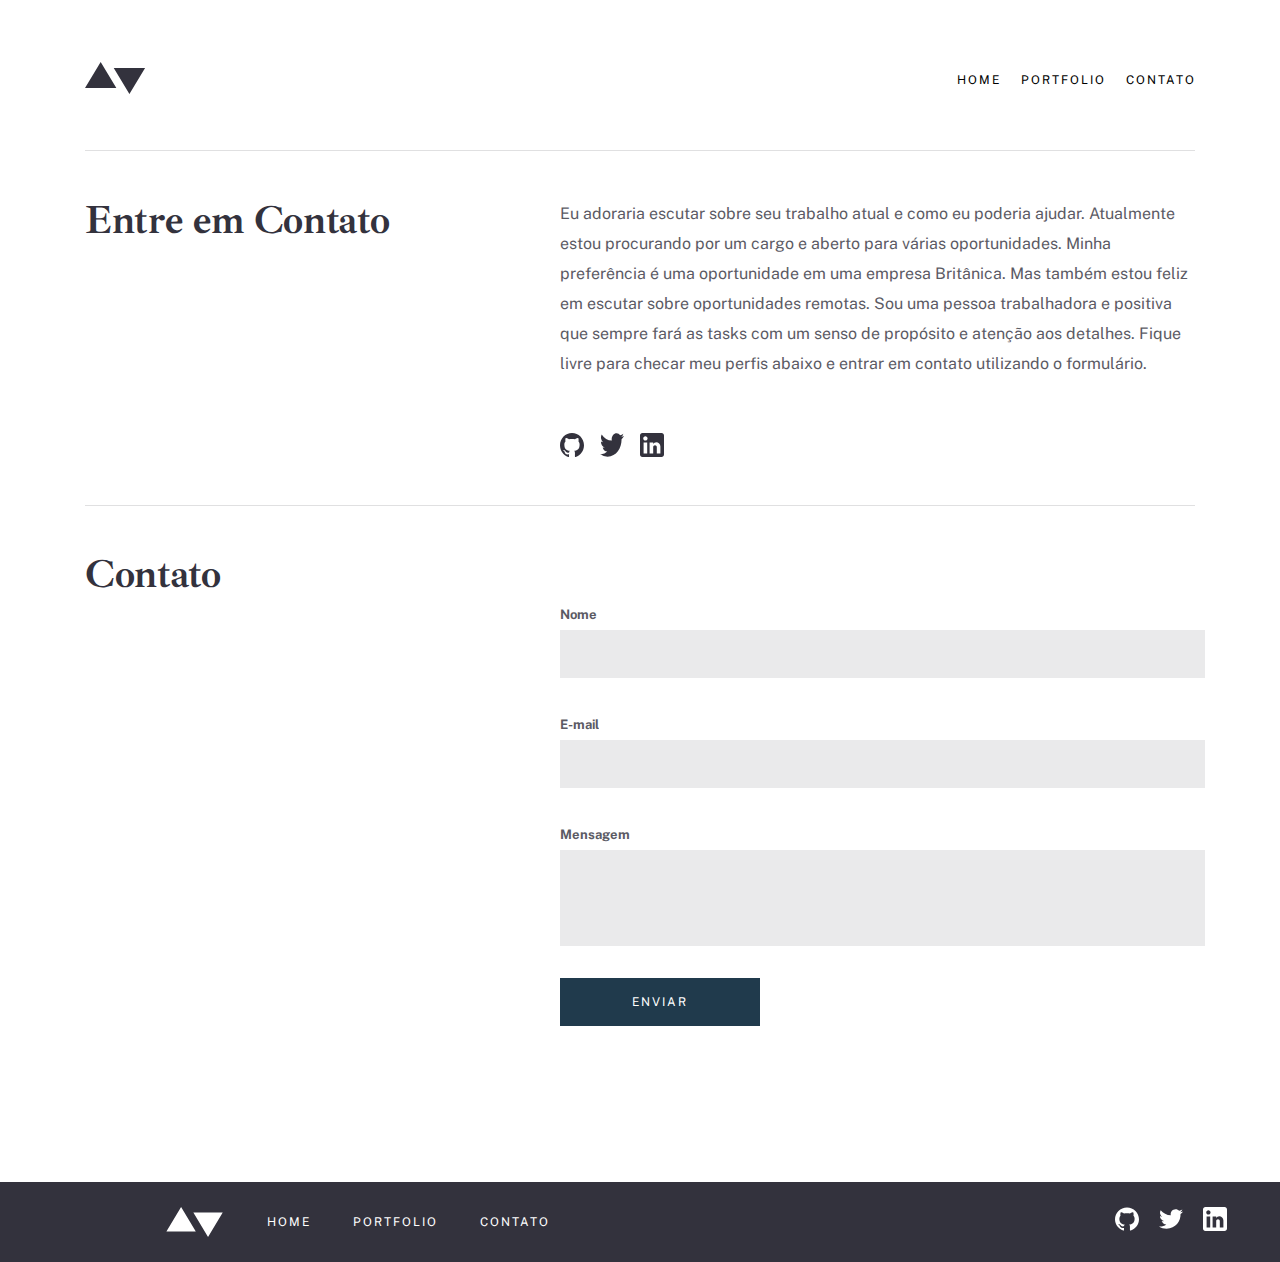
<file: pages/contato/index.html>
<!DOCTYPE html>
<html lang="pt-br">
  <head>
    <meta charset="UTF-8" />
    <meta name="viewport" content="width=device-width, initial-scale=1.0" />
    <link rel="preconnect" href="https://fonts.googleapis.com" />
    <link rel="preconnect" href="https://fonts.gstatic.com" crossorigin />
    <link
      href="https://fonts.googleapis.com/css2?family=Ibarra+Real+Nova:wght@400;700&family=Public+Sans&display=swap"
      rel="stylesheet"
    />
    <link rel="stylesheet" href="style.css" />
    <link rel="stylesheet" href="../../css/global.css" />
    <title>Contato</title>
  </head>
  <body>
    <div class="page-container">
      <div class="page-header">
        <div class="page-header-logo">
          <img src="../../assets/logo-dark.svg" alt="" />
        </div>
        <header>
          <nav>
            <ul>
              <li><a href="../home/index.html">HOME</a></li>
              <li><a href="../portfolio/index.html">PORTFOLIO</a></li>
              <li><a href="../contato/index.html">CONTATO</a></li>
            </ul>
          </nav>
        </header>
      </div>
      <div class="page-contact-hero-container">
        <div class="page-contact-hero">
          <h2>Entre em Contato</h2>
          <div class="page-contact-hero-text">
            <p>
              Eu adoraria escutar sobre seu trabalho atual e como eu poderia
              ajudar. Atualmente estou procurando por um cargo e aberto para
              várias oportunidades. Minha preferência é uma oportunidade em uma
              empresa Britânica. Mas também estou feliz em escutar sobre
              oportunidades remotas. Sou uma pessoa trabalhadora e positiva que
              sempre fará as tasks com um senso de propósito e atenção aos
              detalhes. Fique livre para checar meu perfis abaixo e entrar em
              contato utilizando o formulário.
            </p>
          </div>
        </div>
        <div class="page-contact-medias">
          <img
            src="../../assets/icons/github-dark.svg"
            alt="Logomarca do Github"
          />
          <img
            src="../../assets/icons/twitter-dark.svg"
            alt="Logomarca do Twitter"
          />
          <img src="../../assets/icons/linkedin-dark.svg" alt="" />
        </div>
      </div>
      <div class="page-contact-container">
        <div class="page-contact-text">
          <h2>Contato</h2>
        </div>
        <div class="page-contact-inputs">
          <div class="page-contact-inputs-name">
            <label for="">Nome</label>
            <input type="text" />
          </div>
          <div class="page-contact-inputs-email">
            <label for="">E-mail</label>
            <input type="text" />
          </div>
          <div class="page-contact-inputs-message">
            <label for="">Mensagem</label>
            <input type="text" />
          </div>
          <div class="page-contacts-inputs-button">
            <button>ENVIAR</button>
          </div>
        </div>
      </div>
    </div>
    <div class="page-footer">
      <div class="page-footer-container">
        <div class="page-footer-container-nav">
          <img src="../../assets/logo-light.svg" alt="Logomarca" />
          <nav>
            <ul>
              <li><a href="../home/index.html">HOME</a></li>
              <li><a href="../portfolio/index.html">PORTFOLIO</a></li>
              <li><a href="../contato/index.html">CONTATO</a></li>
            </ul>
          </nav>
        </div>
        <div class="page-footer-container-social">
          <img
            src="../../assets/icons/github-light.svg"
            alt="Logomarca Github"
          />
          <img
            src="../../assets/icons/twitter-light.svg"
            alt="Logomarca Twitter"
          />
          <img
            src="../../assets/icons/linkedin-light.svg"
            alt="Logomarca Linkedin"
          />
        </div>
      </div>
    </div>
  </body>
</html>
</file>
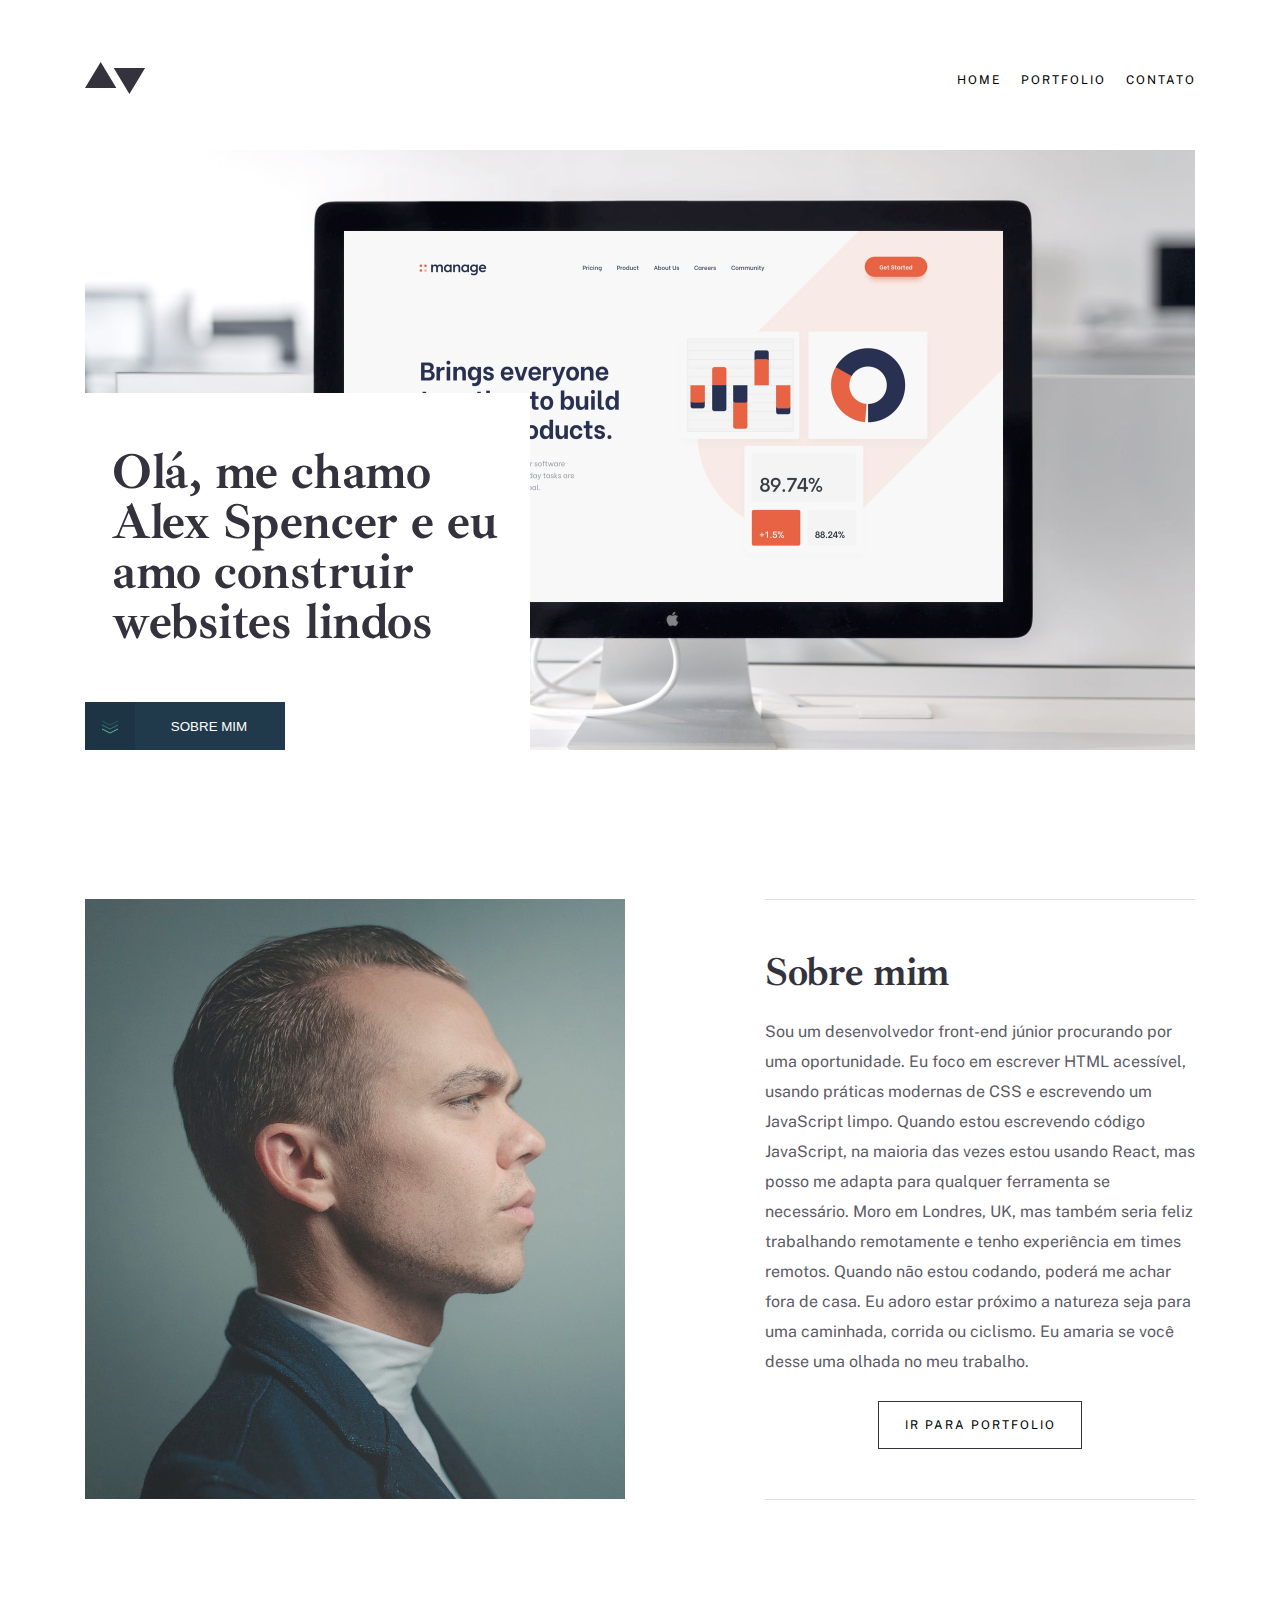
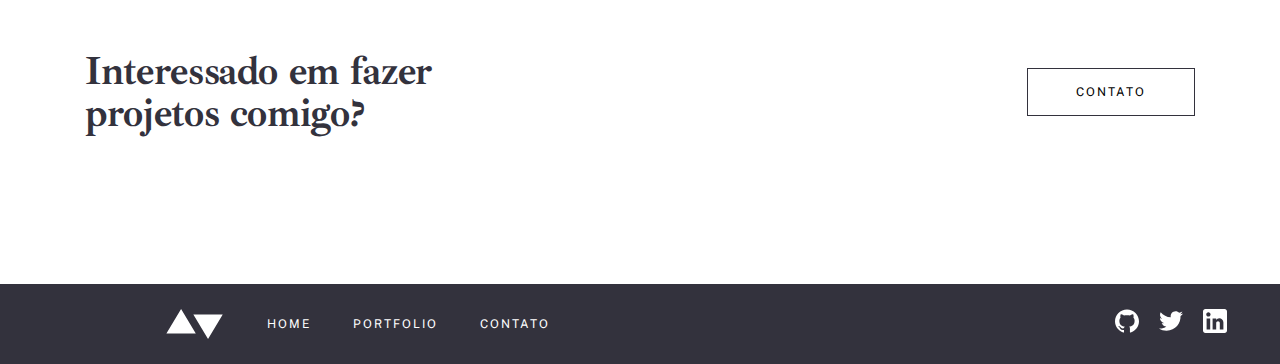
<file: pages/home/index.html>
<!DOCTYPE html>
<html lang="pt-br">
  <head>
    <meta charset="UTF-8" />
    <meta name="viewport" content="width=device-width, initial-scale=1.0" />
    <link rel="preconnect" href="https://fonts.googleapis.com" />
    <link rel="preconnect" href="https://fonts.gstatic.com" crossorigin />
    <link
      href="https://fonts.googleapis.com/css2?family=Ibarra+Real+Nova:wght@400;700&family=Public+Sans&display=swap"
      rel="stylesheet"
    />
    <link rel="stylesheet" href="style.css" />
    <link rel="stylesheet" href="../../css/global.css" />
    <title>Home</title>
  </head>
  <body>
    <div class="page-container">
      <div class="page-header">
        <div class="page-header-logo">
          <img src="../../assets/logo-dark.svg" alt="" />
        </div>
        <header>
          <nav>
            <ul>
              <li><a href="../home/index.html">HOME</a></li>
              <li><a href="../portfolio/index.html">PORTFOLIO</a></li>
              <li><a href="../contato/index.html">CONTATO</a></li>
            </ul>
          </nav>
        </header>
      </div>
      <div class="page-hero-section">
        <div class="page-hero-section-card">
          <div class="page-hero-section-title">
            <h1>
              Olá, me chamo Alex Spencer e eu amo construir websites lindos
            </h1>
          </div>
          <button
            class="page-hero-section-button"
            onclick="location.href='#page_aboutme'"
          >
            <div class="page-hero-section-button-icon">
              <div class="page-hero-section-button-spot"></div>
              <span class="page-hero-section-button-text">SOBRE MIM</span>
            </div>
          </button>
        </div>
      </div>
      <div class="page-aboutme" id="page_aboutme">
        <div class="page-aboutme-img">
          <img src="../../assets/home/image-homepage-profile.jpg" alt="" />
        </div>
        <div class="page-aboutme-text-content">
          <h2>Sobre mim</h2>
          <p>
            Sou um desenvolvedor front-end júnior procurando por uma
            oportunidade. Eu foco em escrever HTML acessível, usando práticas
            modernas de CSS e escrevendo um JavaScript limpo. Quando estou
            escrevendo código JavaScript, na maioria das vezes estou usando
            React, mas posso me adapta para qualquer ferramenta se necessário.
            Moro em Londres, UK, mas também seria feliz trabalhando remotamente
            e tenho experiência em times remotos. Quando não estou codando,
            poderá me achar fora de casa. Eu adoro estar próximo a natureza seja
            para uma caminhada, corrida ou ciclismo. Eu amaria se você desse uma
            olhada no meu trabalho.
          </p>
          <button
            class="button-style-contact"
            onclick="location.href='../portfolio/index.html'"
          >
            IR PARA PORTFOLIO
          </button>
        </div>
      </div>
      <div class="page-card-contact">
        <h2>Interessado em fazer projetos comigo?</h2>
        <button
          class="button-style-contact"
          onclick="location.href='../contato/index.html'"
        >
          CONTATO
        </button>
      </div>
    </div>
    <div class="page-footer">
      <div class="page-footer-container">
        <div class="page-footer-container-nav">
          <img src="../../assets/logo-light.svg" alt="Logomarca" />
          <nav>
            <ul>
              <li><a href="../home/index.html">HOME</a></li>
              <li><a href="../portfolio/index.html">PORTFOLIO</a></li>
              <li><a href="../contato/index.html">CONTATO</a></li>
            </ul>
          </nav>
        </div>
        <div class="page-footer-container-social">
          <img
            src="../../assets/icons/github-light.svg"
            alt="Logomarca Github"
          />
          <img
            src="../../assets/icons/twitter-light.svg"
            alt="Logomarca Twitter"
          />
          <img
            src="../../assets/icons/linkedin-light.svg"
            alt="Logomarca Linkedin"
          />
        </div>
      </div>
    </div>
  </body>
</html>
</file>
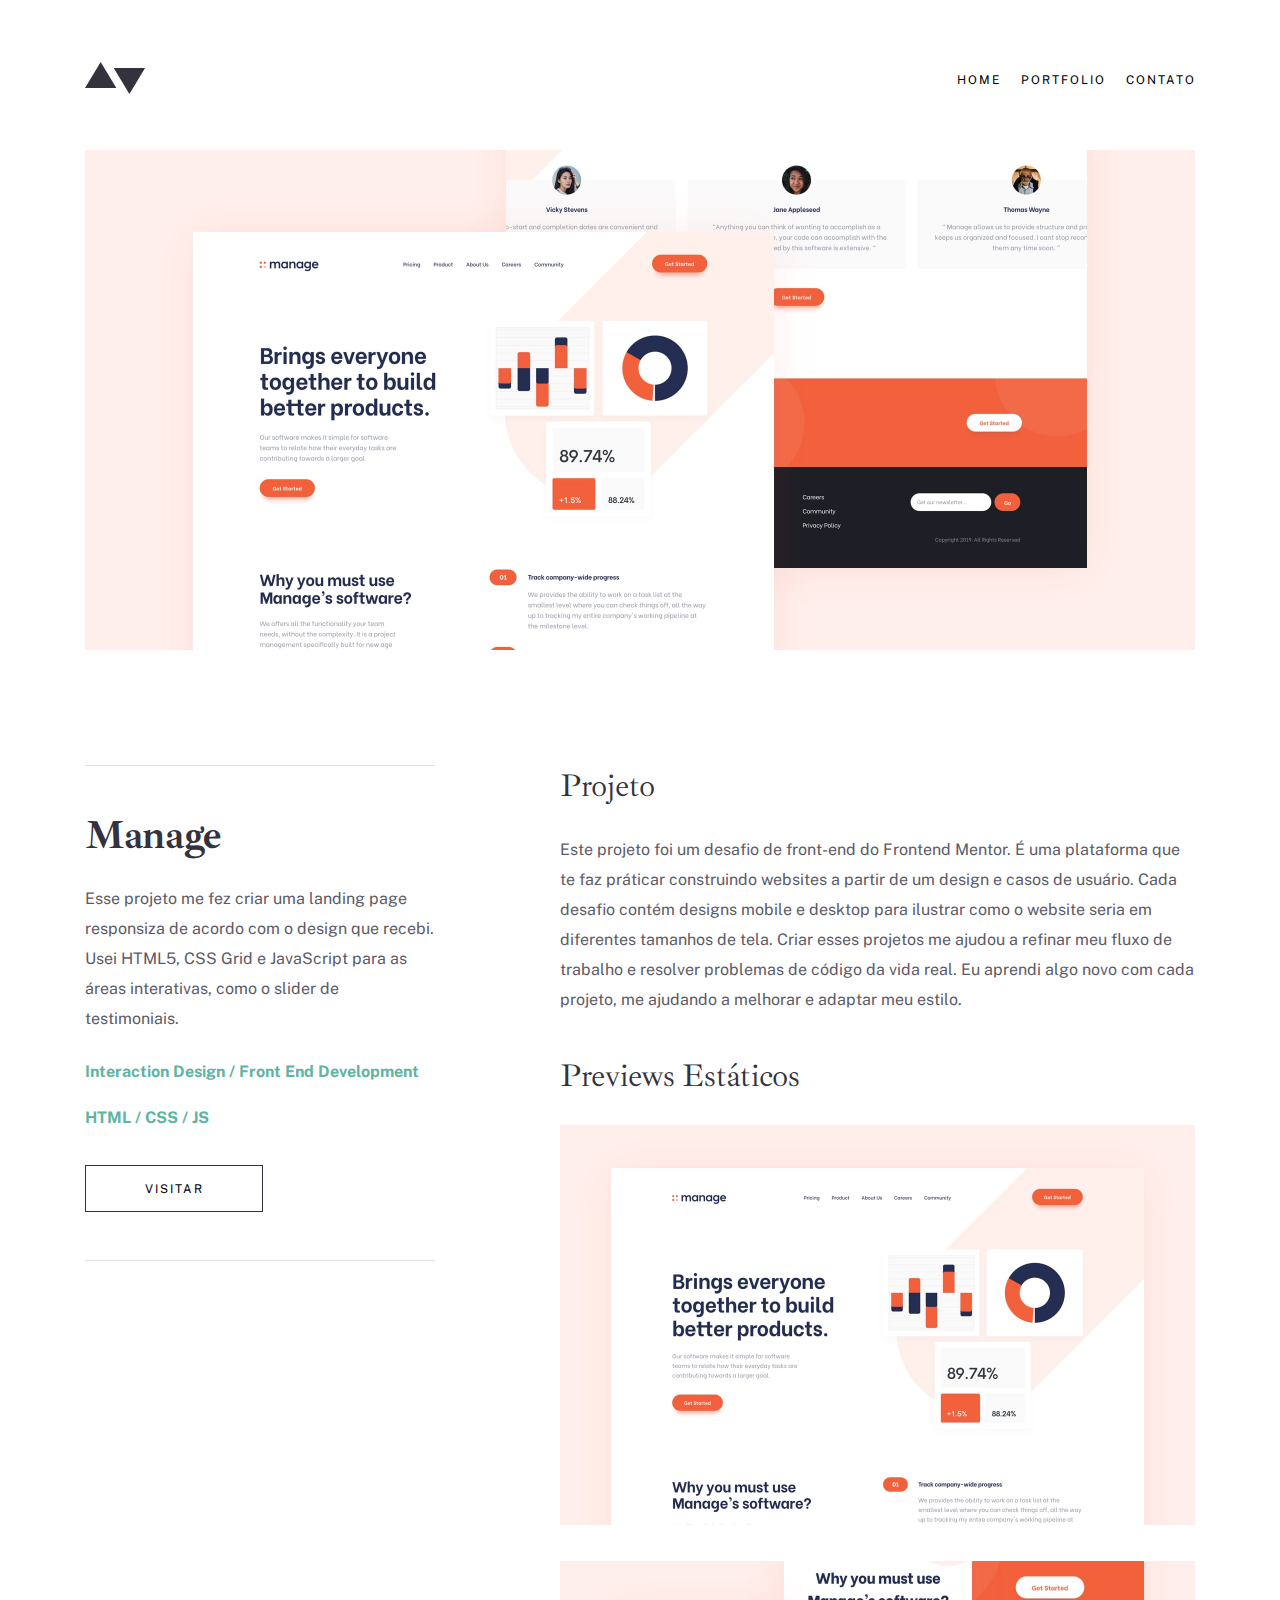
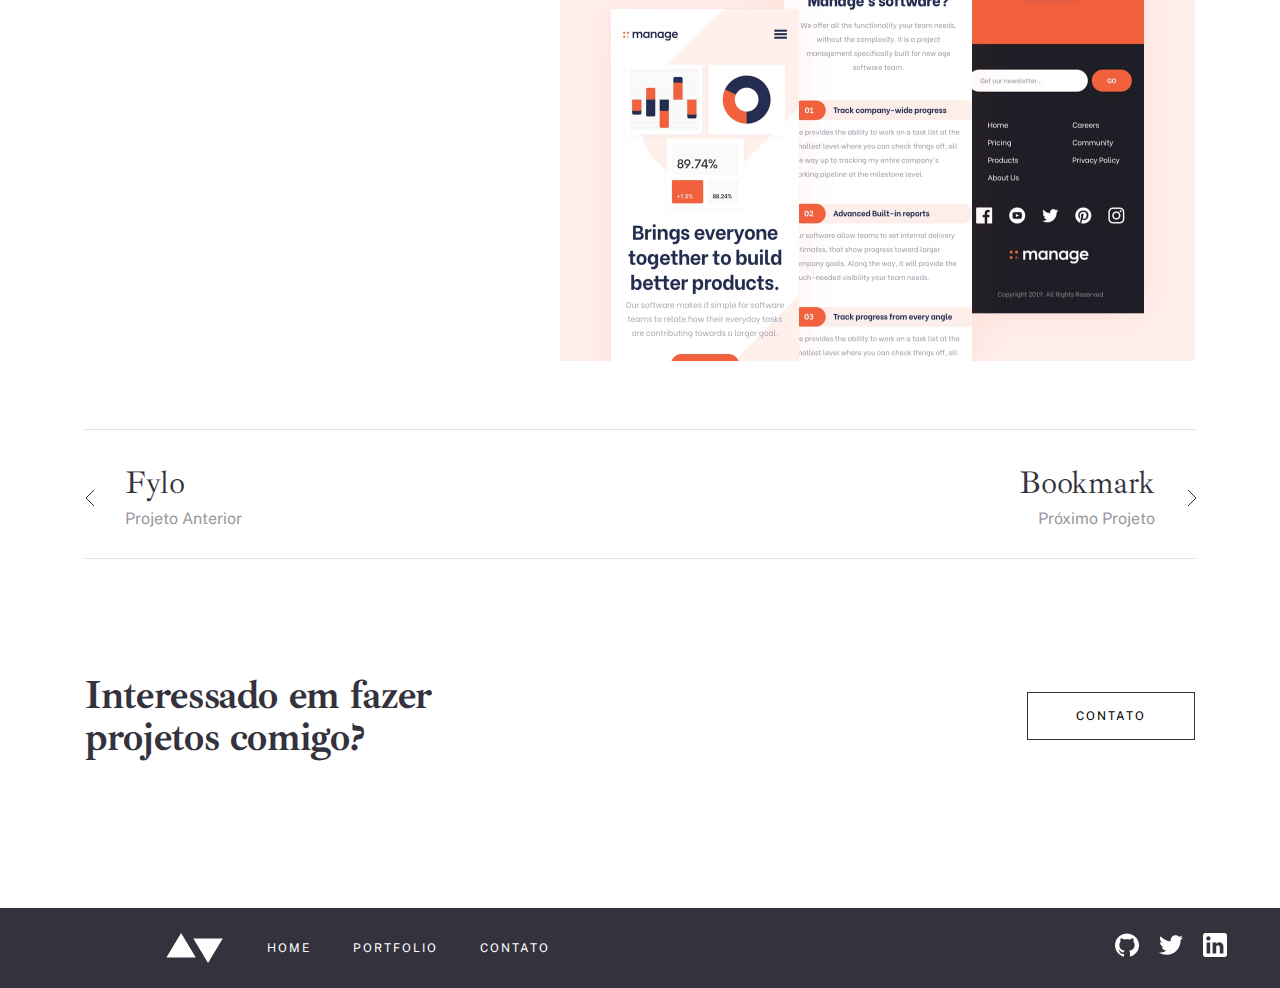
<file: pages/portfolio-01-manage/index.html>
<!DOCTYPE html>
<html lang="pt-br">
  <head>
    <meta charset="UTF-8" />
    <meta name="viewport" content="width=device-width, initial-scale=1.0" />
    <link rel="preconnect" href="https://fonts.googleapis.com" />
    <link rel="preconnect" href="https://fonts.gstatic.com" crossorigin />
    <link
      href="https://fonts.googleapis.com/css2?family=Ibarra+Real+Nova:wght@400;700&family=Public+Sans&display=swap"
      rel="stylesheet"
    />
    <link rel="stylesheet" href="style.css" />
    <link rel="stylesheet" href="../../css/global.css" />
    <title>Mange</title>
  </head>
  <body>
    <div class="page-container">
      <div class="page-header">
        <div class="page-header-logo">
          <img src="../../assets/logo-dark.svg" alt="" />
        </div>
        <header>
          <nav>
            <ul>
              <li><a href="../home/index.html">HOME</a></li>
              <li><a href="../portfolio/index.html">PORTFOLIO</a></li>
              <li><a href="../contato/index.html">CONTATO</a></li>
            </ul>
          </nav>
        </header>
      </div>
      <div class="page-project-hero-section"></div>
      <div class="page-project-container">
        <div class="page-project-about">
          <h2>Manage</h2>
          <p>
            Esse projeto me fez criar uma landing page responsiza de acordo com
            o design que recebi. Usei HTML5, CSS Grid e JavaScript para as áreas
            interativas, como o slider de testimoniais.
          </p>
          <span>Interaction Design / Front End Development</span>
          <span>HTML / CSS / JS</span>
          <button class="button-style-contact" onclick="location.href='#'">
            VISITAR
          </button>
        </div>
        <div class="page-portfolio-projetc">
          <div class="page-portfolio-project-text">
            <h3>Projeto</h3>
            <p>
              Este projeto foi um desafio de front-end do Frontend Mentor. É uma
              plataforma que te faz práticar construindo websites a partir de um
              design e casos de usuário. Cada desafio contém designs mobile e
              desktop para ilustrar como o website seria em diferentes tamanhos
              de tela. Criar esses projetos me ajudou a refinar meu fluxo de
              trabalho e resolver problemas de código da vida real. Eu aprendi
              algo novo com cada projeto, me ajudando a melhorar e adaptar meu
              estilo.
            </p>
          </div>
          <div class="page-portfolio-project-preview">
            <h3>Previews Estáticos</h3>
            <img
              src="../../assets/portfolio/manage/image-manage-preview-1.jpg"
              alt="Preview do Projeto"
            />
            <img
              src="../../assets/portfolio/manage/image-manage-preview-2.jpg"
              alt="Preview do Projeto"
            />
          </div>
        </div>
      </div>
    </div>
    <div class="page-portfolio-project-carrossel-container">
      <div class="page-portfolio-project-carrossel-previous">
        <div class="page-portfolio-project-carrossel-previous-button">
          <button onclick="location.href='../portfolio-04-fylo/index.html'">
            <div class="page-portfolio-project-carrossel-previous-img">
              <img src="../../assets/icons/arrow-left.svg" alt="" />
            </div>
            <div class="page-portfolio-project-carrossel-previous-text">
              <h3>Fylo</h3>
              <span>Projeto Anterior</span>
            </div>
          </button>
        </div>
      </div>
      <div class="page-portfolio-project-carrossel-next">
        <div class="page-portfolio-project-carrossel-next-button">
          <button onclick="location.href='../portfolio-02-bookmark/index.html'">
            <div class="page-portfolio-project-carrossel-next-text">
              <h3>Bookmark</h3>
              <span>Próximo Projeto</span>
            </div>
            <div class="page-portfolio-project-carrossel-next-img">
              <img src="../../assets/icons/arrow-right.svg" alt="" />
            </div>
          </button>
        </div>
      </div>
    </div>
    <div class="page-card-contact">
      <h2>Interessado em fazer projetos comigo?</h2>
      <button
        class="button-style-contact"
        onclick="location.href='../contato/index.html'"
      >
        CONTATO
      </button>
    </div>
    <div class="page-footer">
      <div class="page-footer-container">
        <div class="page-footer-container-nav">
          <img src="../../assets/logo-light.svg" alt="Logomarca" />
          <nav>
            <ul>
              <li><a href="../home/index.html">HOME</a></li>
              <li><a href="../portfolio/index.html">PORTFOLIO</a></li>
              <li><a href="../contato/index.html">CONTATO</a></li>
            </ul>
          </nav>
        </div>
        <div class="page-footer-container-social">
          <img
            src="../../assets/icons/github-light.svg"
            alt="Logomarca Github"
          />
          <img
            src="../../assets/icons/twitter-light.svg"
            alt="Logomarca Twitter"
          />
          <img
            src="../../assets/icons/linkedin-light.svg"
            alt="Logomarca Linkedin"
          />
        </div>
      </div>
    </div>
  </body>
</html>
</file>
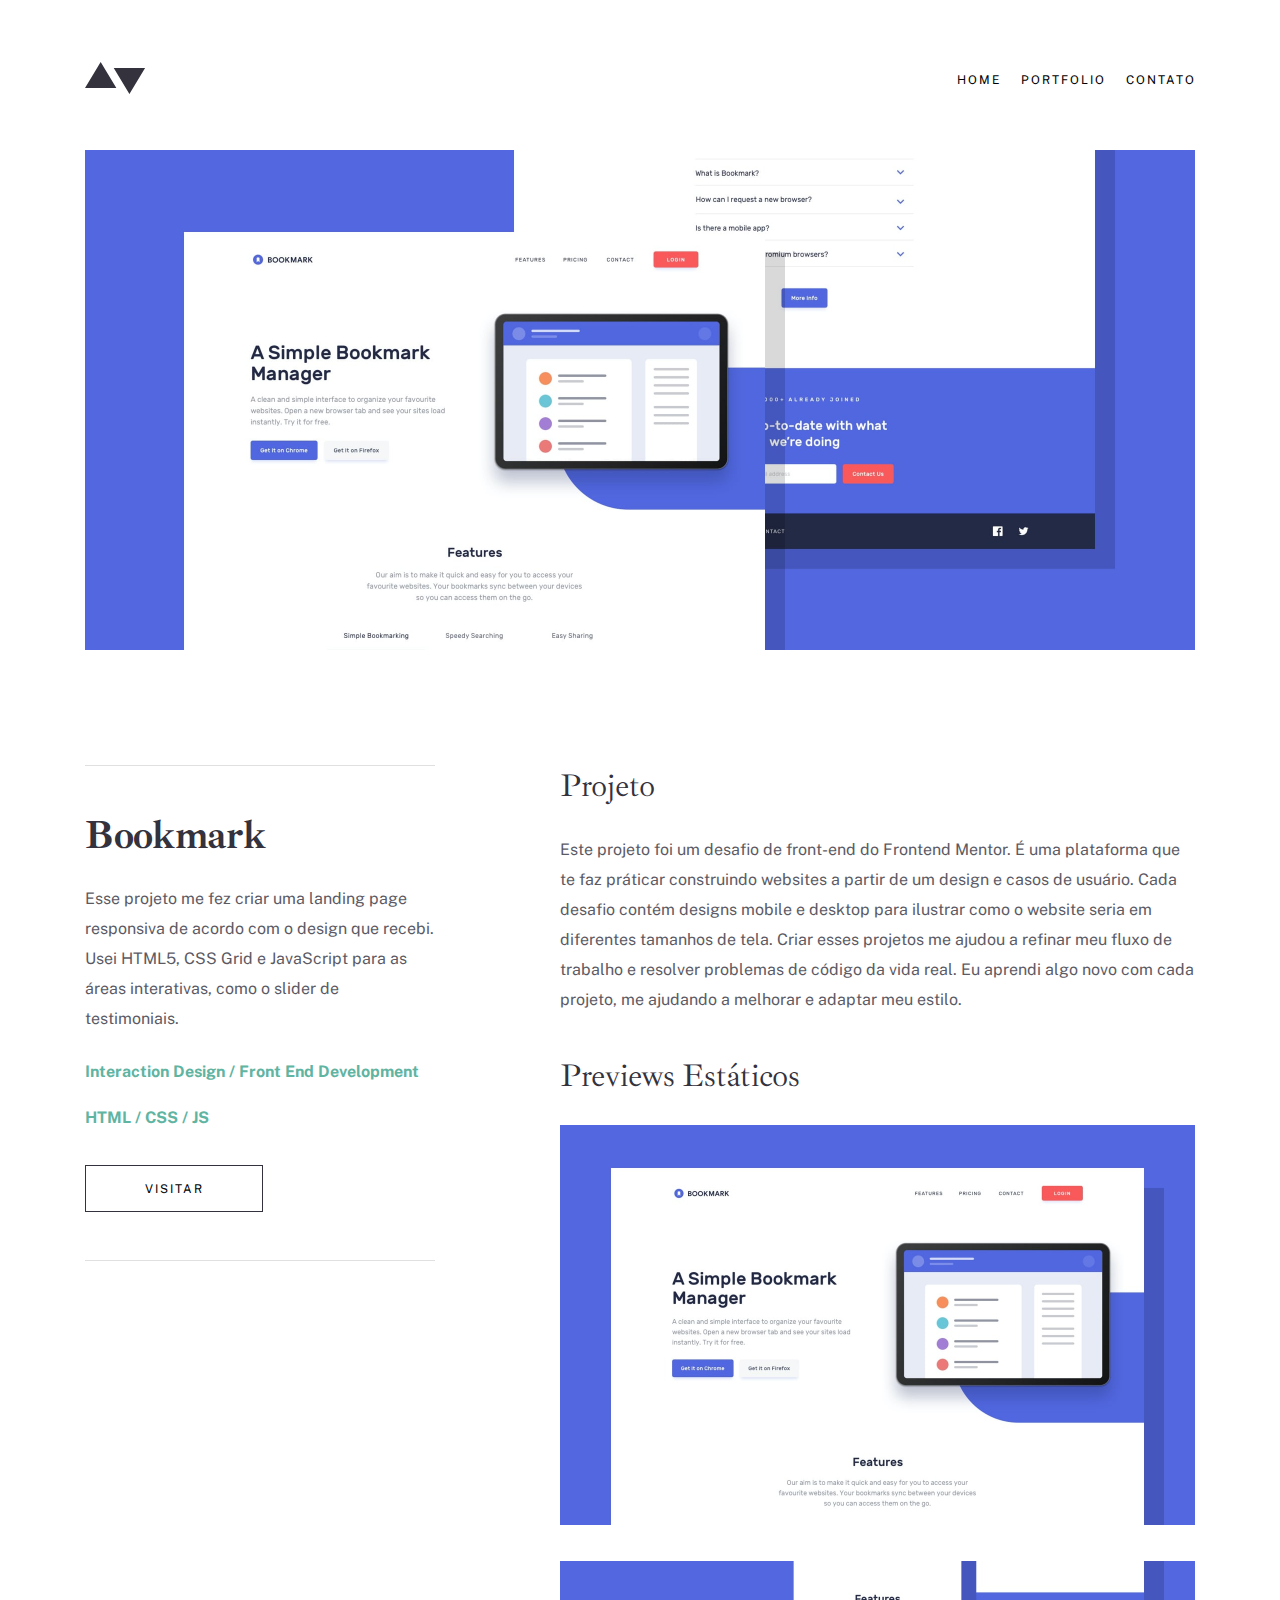
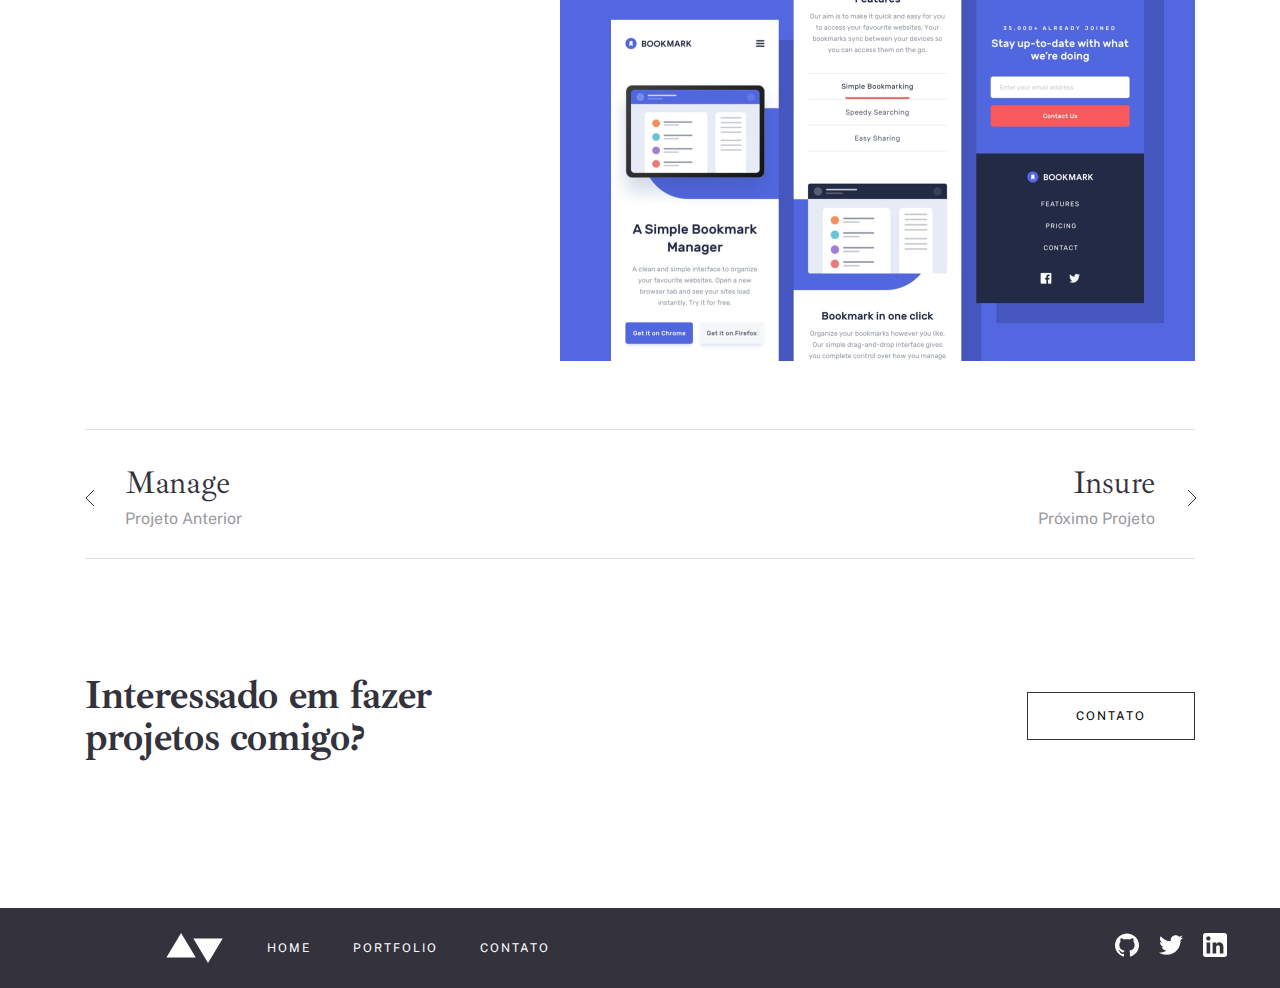
<file: pages/portfolio-02-bookmark/index.html>
<!DOCTYPE html>
<html lang="pt-br">
  <head>
    <meta charset="UTF-8" />
    <meta name="viewport" content="width=device-width, initial-scale=1.0" />
    <link rel="preconnect" href="https://fonts.googleapis.com" />
    <link rel="preconnect" href="https://fonts.gstatic.com" crossorigin />
    <link
      href="https://fonts.googleapis.com/css2?family=Ibarra+Real+Nova:wght@400;700&family=Public+Sans&display=swap"
      rel="stylesheet"
    />
    <link rel="stylesheet" href="style.css" />
    <link rel="stylesheet" href="../../css/global.css" />
    <title>Bookmark</title>
  </head>
  <body>
    <div class="page-container">
      <div class="page-header">
        <div class="page-header-logo">
          <img src="../../assets/logo-dark.svg" alt="" />
        </div>
        <header>
          <nav>
            <ul>
              <li><a href="../home/index.html">HOME</a></li>
              <li><a href="../portfolio/index.html">PORTFOLIO</a></li>
              <li><a href="../contato/index.html">CONTATO</a></li>
            </ul>
          </nav>
        </header>
      </div>
      <div class="page-project-hero-section"></div>
      <div class="page-project-container">
        <div class="page-project-about">
          <h2>Bookmark</h2>
          <p>
            Esse projeto me fez criar uma landing page responsiva de acordo com
            o design que recebi. Usei HTML5, CSS Grid e JavaScript para as áreas
            interativas, como o slider de testimoniais.
          </p>
          <span>Interaction Design / Front End Development</span>
          <span>HTML / CSS / JS</span>
          <button class="button-style-contact" onclick="location.href='#'">
            VISITAR
          </button>
        </div>
        <div class="page-portfolio-projetc">
          <div class="page-portfolio-project-text">
            <h3>Projeto</h3>
            <p>
              Este projeto foi um desafio de front-end do Frontend Mentor. É uma
              plataforma que te faz práticar construindo websites a partir de um
              design e casos de usuário. Cada desafio contém designs mobile e
              desktop para ilustrar como o website seria em diferentes tamanhos
              de tela. Criar esses projetos me ajudou a refinar meu fluxo de
              trabalho e resolver problemas de código da vida real. Eu aprendi
              algo novo com cada projeto, me ajudando a melhorar e adaptar meu
              estilo.
            </p>
          </div>
          <div class="page-portfolio-project-preview">
            <h3>Previews Estáticos</h3>
            <img
              src="../../assets/portfolio/bookmark/image-bookmark-preview-1.jpg"
              alt="Preview do Projeto"
            />
            <img
              src="../../assets/portfolio/bookmark/image-bookmark-preview-2.jpg"
              alt="Preview do Projeto"
            />
          </div>
        </div>
      </div>
    </div>
    <div class="page-portfolio-project-carrossel-container">
      <div class="page-portfolio-project-carrossel-previous">
        <div class="page-portfolio-project-carrossel-previous-button">
          <button onclick="location.href='../portfolio-01-manage/index.html'">
            <div class="page-portfolio-project-carrossel-previous-img">
              <img src="../../assets/icons/arrow-left.svg" alt="" />
            </div>
            <div class="page-portfolio-project-carrossel-previous-text">
              <h3>Manage</h3>
              <span>Projeto Anterior</span>
            </div>
          </button>
        </div>
      </div>
      <div class="page-portfolio-project-carrossel-next">
        <div class="page-portfolio-project-carrossel-next-button">
          <button onclick="location.href='../portfolio-03-insure/index.html'">
            <div class="page-portfolio-project-carrossel-next-text">
              <h3>Insure</h3>
              <span>Próximo Projeto</span>
            </div>
            <div class="page-portfolio-project-carrossel-next-img">
              <img src="../../assets/icons/arrow-right.svg" alt="" />
            </div>
          </button>
        </div>
      </div>
    </div>
    <div class="page-card-contact">
      <h2>Interessado em fazer projetos comigo?</h2>
      <button
        class="button-style-contact"
        onclick="location.href='../contato/index.html'"
      >
        CONTATO
      </button>
    </div>
    <div class="page-footer">
      <div class="page-footer-container">
        <div class="page-footer-container-nav">
          <img src="../../assets/logo-light.svg" alt="Logomarca" />
          <nav>
            <ul>
              <li><a href="../home/index.html">HOME</a></li>
              <li><a href="../portfolio/index.html">PORTFOLIO</a></li>
              <li><a href="../contato/index.html">CONTATO</a></li>
            </ul>
          </nav>
        </div>
        <div class="page-footer-container-social">
          <img
            src="../../assets/icons/github-light.svg"
            alt="Logomarca Github"
          />
          <img
            src="../../assets/icons/twitter-light.svg"
            alt="Logomarca Twitter"
          />
          <img
            src="../../assets/icons/linkedin-light.svg"
            alt="Logomarca Linkedin"
          />
        </div>
      </div>
    </div>
  </body>
</html>
</file>
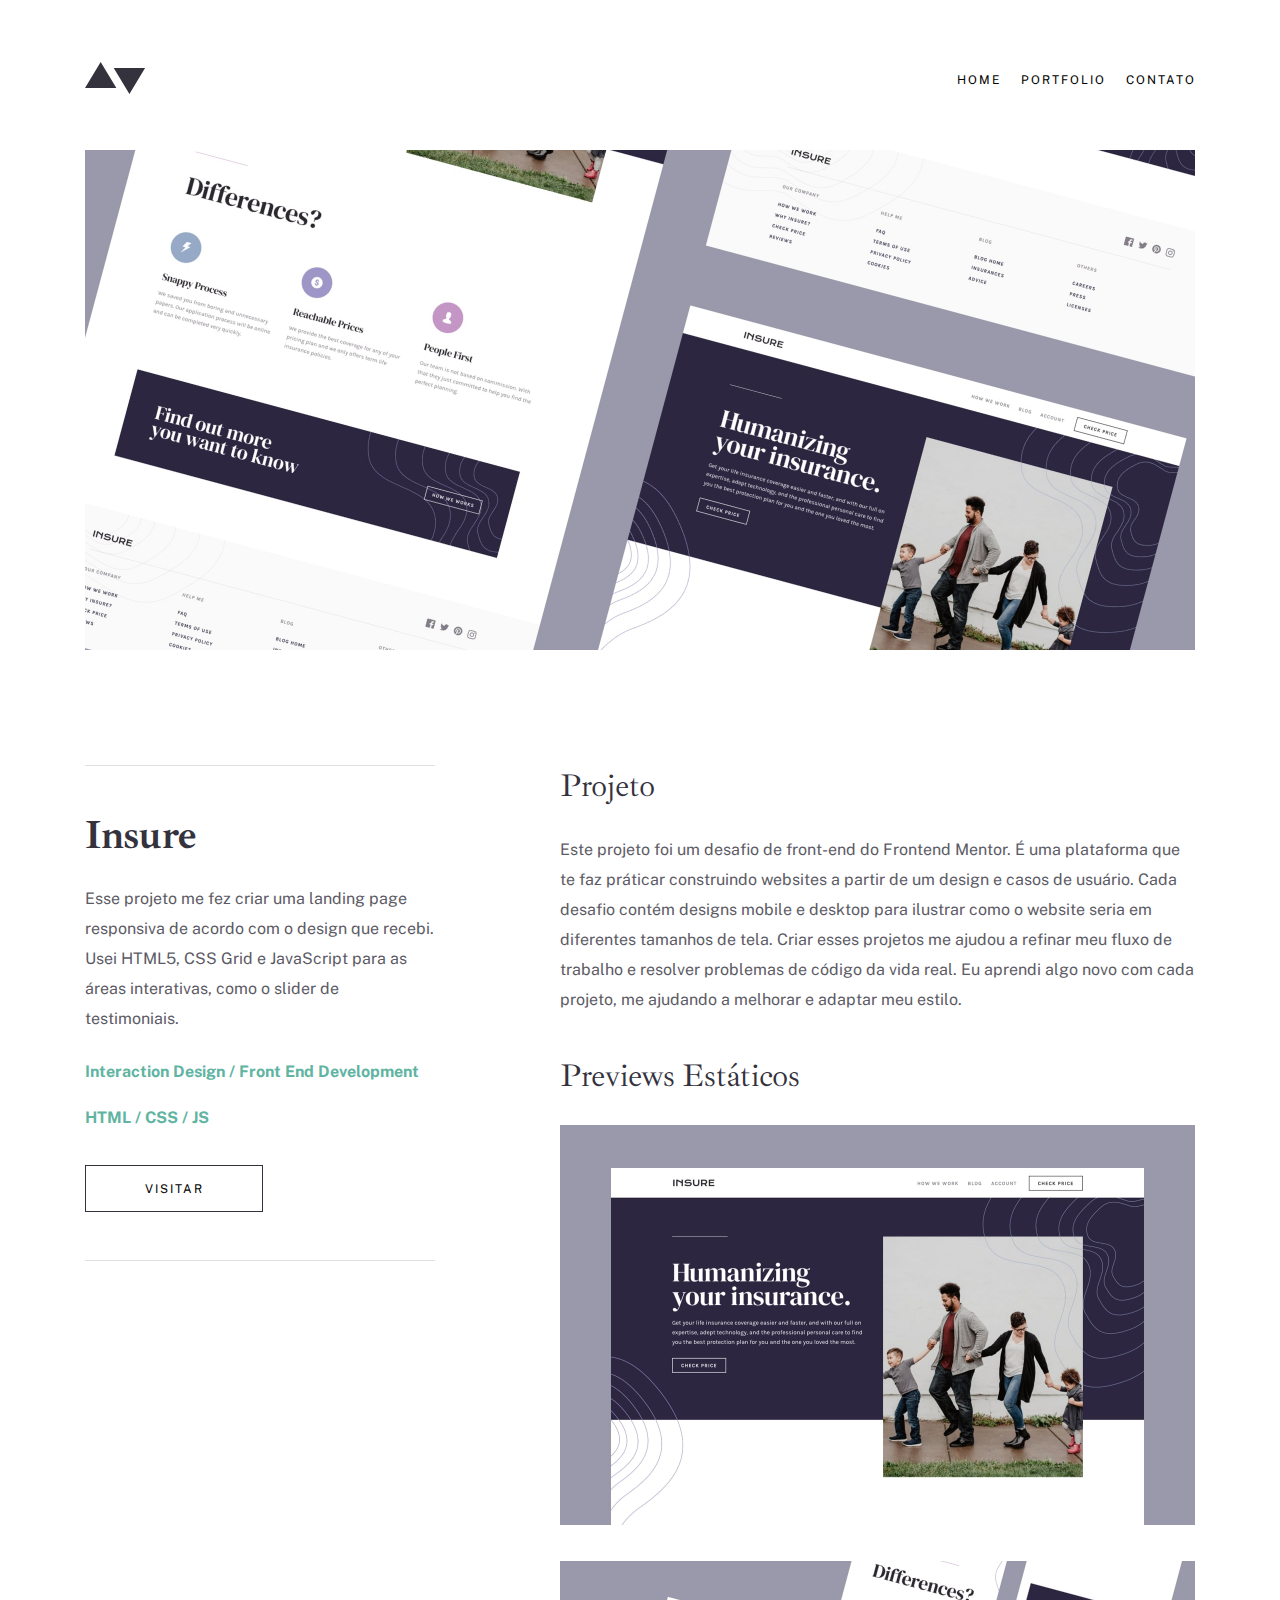
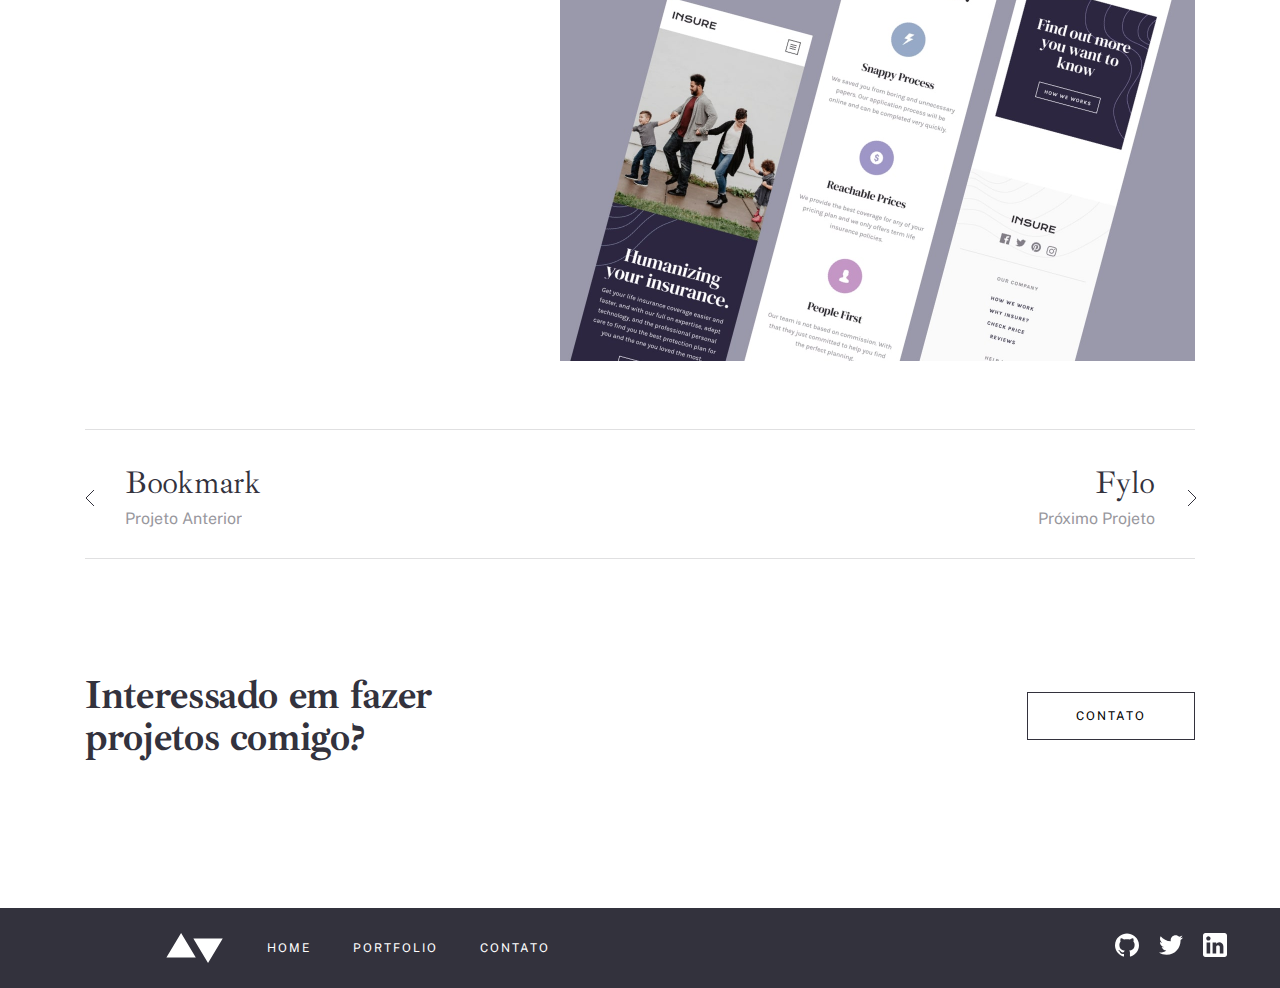
<file: pages/portfolio-03-insure/index.html>
<!DOCTYPE html>
<html lang="pt-br">
  <head>
    <meta charset="UTF-8" />
    <meta name="viewport" content="width=device-width, initial-scale=1.0" />
    <link rel="preconnect" href="https://fonts.googleapis.com" />
    <link rel="preconnect" href="https://fonts.gstatic.com" crossorigin />
    <link
      href="https://fonts.googleapis.com/css2?family=Ibarra+Real+Nova:wght@400;700&family=Public+Sans&display=swap"
      rel="stylesheet"
    />
    <link rel="stylesheet" href="style.css" />
    <link rel="stylesheet" href="../../css/global.css" />
    <title>Insure</title>
  </head>
  <body>
    <div class="page-container">
      <div class="page-header">
        <div class="page-header-logo">
          <img src="../../assets/logo-dark.svg" alt="" />
        </div>
        <header>
          <nav>
            <ul>
              <li><a href="../home/index.html">HOME</a></li>
              <li><a href="../portfolio/index.html">PORTFOLIO</a></li>
              <li><a href="../contato/index.html">CONTATO</a></li>
            </ul>
          </nav>
        </header>
      </div>
      <div class="page-project-hero-section"></div>
      <div class="page-project-container">
        <div class="page-project-about">
          <h2>Insure</h2>
          <p>
            Esse projeto me fez criar uma landing page responsiva de acordo com
            o design que recebi. Usei HTML5, CSS Grid e JavaScript para as áreas
            interativas, como o slider de testimoniais.
          </p>
          <span>Interaction Design / Front End Development</span>
          <span>HTML / CSS / JS</span>
          <button class="button-style-contact" onclick="location.href='#'">
            VISITAR
          </button>
        </div>
        <div class="page-portfolio-projetc">
          <div class="page-portfolio-project-text">
            <h3>Projeto</h3>
            <p>
              Este projeto foi um desafio de front-end do Frontend Mentor. É uma
              plataforma que te faz práticar construindo websites a partir de um
              design e casos de usuário. Cada desafio contém designs mobile e
              desktop para ilustrar como o website seria em diferentes tamanhos
              de tela. Criar esses projetos me ajudou a refinar meu fluxo de
              trabalho e resolver problemas de código da vida real. Eu aprendi
              algo novo com cada projeto, me ajudando a melhorar e adaptar meu
              estilo.
            </p>
          </div>
          <div class="page-portfolio-project-preview">
            <h3>Previews Estáticos</h3>
            <img
              src="../../assets/portfolio/insure/image-insure-preview-1.jpg"
              alt="Preview do Projeto"
            />
            <img
              src="../../assets/portfolio/insure/image-insure-preview-2.jpg"
              alt="Preview do Projeto"
            />
          </div>
        </div>
      </div>
    </div>
    <div class="page-portfolio-project-carrossel-container">
      <div class="page-portfolio-project-carrossel-previous">
        <div class="page-portfolio-project-carrossel-previous-button">
          <button onclick="location.href='../portfolio-02-bookmark/index.html'">
            <div class="page-portfolio-project-carrossel-previous-img">
              <img src="../../assets/icons/arrow-left.svg" alt="" />
            </div>
            <div class="page-portfolio-project-carrossel-previous-text">
              <h3>Bookmark</h3>
              <span>Projeto Anterior</span>
            </div>
          </button>
        </div>
      </div>
      <div class="page-portfolio-project-carrossel-next">
        <div class="page-portfolio-project-carrossel-next-button">
          <button onclick="location.href='../portfolio-04-fylo/index.html'">
            <div class="page-portfolio-project-carrossel-next-text">
              <h3>Fylo</h3>
              <span>Próximo Projeto</span>
            </div>
            <div class="page-portfolio-project-carrossel-next-img">
              <img src="../../assets/icons/arrow-right.svg" alt="" />
            </div>
          </button>
        </div>
      </div>
    </div>
    <div class="page-card-contact">
      <h2>Interessado em fazer projetos comigo?</h2>
      <button
        class="button-style-contact"
        onclick="location.href='../contato/index.html'"
      >
        CONTATO
      </button>
    </div>
    <div class="page-footer">
      <div class="page-footer-container">
        <div class="page-footer-container-nav">
          <img src="../../assets/logo-light.svg" alt="Logomarca" />
          <nav>
            <ul>
              <li><a href="../home/index.html">HOME</a></li>
              <li><a href="../portfolio/index.html">PORTFOLIO</a></li>
              <li><a href="../contato/index.html">CONTATO</a></li>
            </ul>
          </nav>
        </div>
        <div class="page-footer-container-social">
          <img
            src="../../assets/icons/github-light.svg"
            alt="Logomarca Github"
          />
          <img
            src="../../assets/icons/twitter-light.svg"
            alt="Logomarca Twitter"
          />
          <img
            src="../../assets/icons/linkedin-light.svg"
            alt="Logomarca Linkedin"
          />
        </div>
      </div>
    </div>
  </body>
</html>
</file>
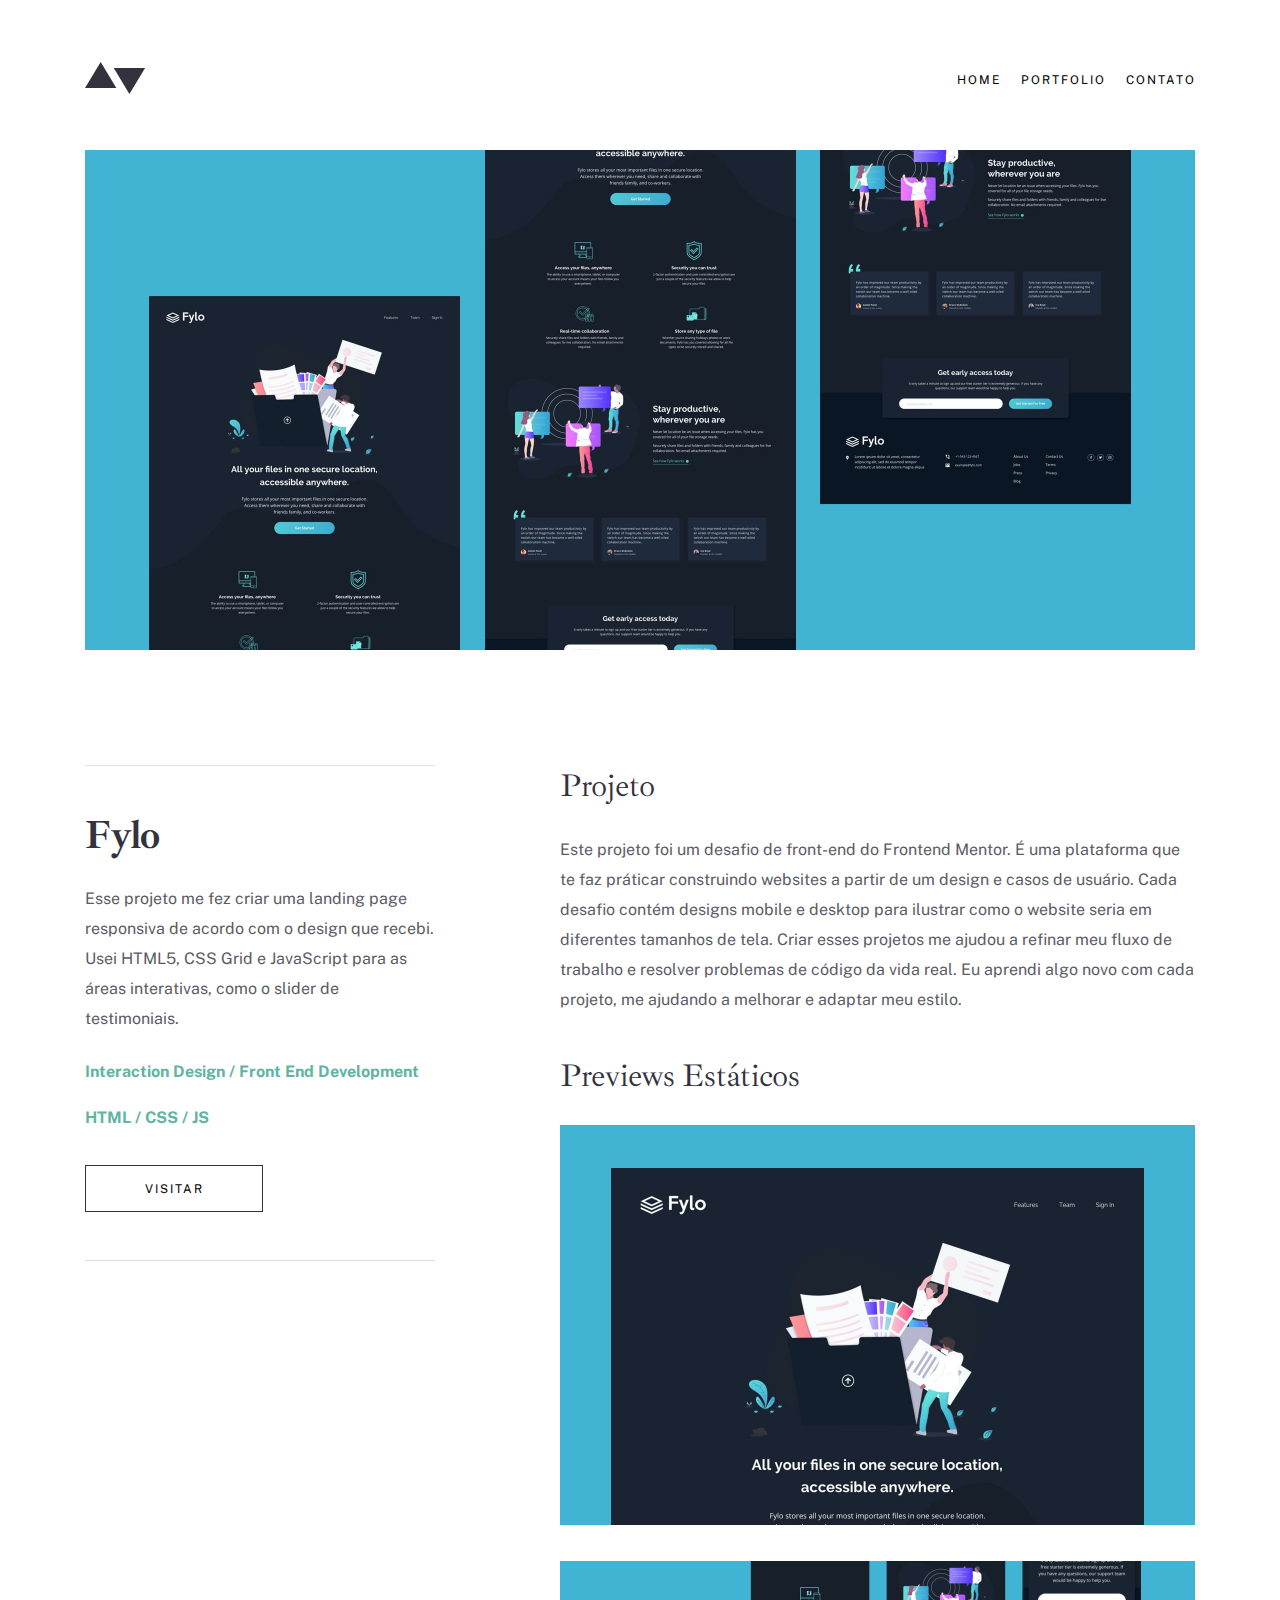
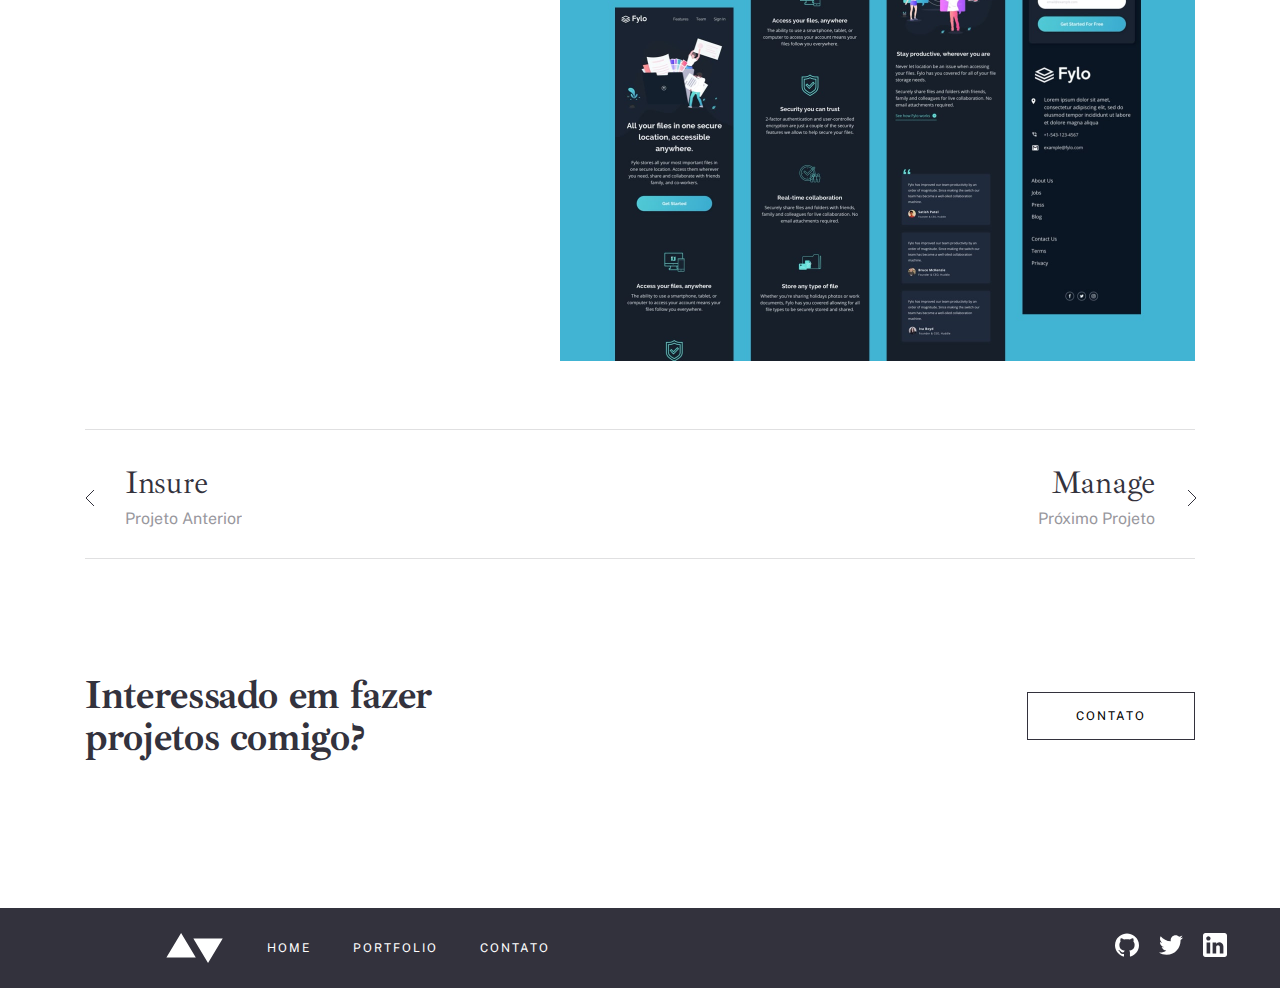
<file: pages/portfolio-04-fylo/index.html>
<!DOCTYPE html>
<html lang="pt-br">
  <head>
    <meta charset="UTF-8" />
    <meta name="viewport" content="width=device-width, initial-scale=1.0" />
    <link rel="preconnect" href="https://fonts.googleapis.com" />
    <link rel="preconnect" href="https://fonts.gstatic.com" crossorigin />
    <link
      href="https://fonts.googleapis.com/css2?family=Ibarra+Real+Nova:wght@400;700&family=Public+Sans&display=swap"
      rel="stylesheet"
    />
    <link rel="stylesheet" href="style.css" />
    <link rel="stylesheet" href="../../css/global.css" />
    <title>Fylo</title>
  </head>
  <body>
    <div class="page-container">
      <div class="page-header">
        <div class="page-header-logo">
          <img src="../../assets/logo-dark.svg" alt="" />
        </div>
        <header>
          <nav>
            <ul>
              <li><a href="../home/index.html">HOME</a></li>
              <li><a href="../portfolio/index.html">PORTFOLIO</a></li>
              <li><a href="../contato/index.html">CONTATO</a></li>
            </ul>
          </nav>
        </header>
      </div>
      <div class="page-project-hero-section"></div>
      <div class="page-project-container">
        <div class="page-project-about">
          <h2>Fylo</h2>
          <p>
            Esse projeto me fez criar uma landing page responsiva de acordo com
            o design que recebi. Usei HTML5, CSS Grid e JavaScript para as áreas
            interativas, como o slider de testimoniais.
          </p>
          <span>Interaction Design / Front End Development</span>
          <span>HTML / CSS / JS</span>
          <button class="button-style-contact" onclick="location.href='#'">
            VISITAR
          </button>
        </div>
        <div class="page-portfolio-projetc">
          <div class="page-portfolio-project-text">
            <h3>Projeto</h3>
            <p>
              Este projeto foi um desafio de front-end do Frontend Mentor. É uma
              plataforma que te faz práticar construindo websites a partir de um
              design e casos de usuário. Cada desafio contém designs mobile e
              desktop para ilustrar como o website seria em diferentes tamanhos
              de tela. Criar esses projetos me ajudou a refinar meu fluxo de
              trabalho e resolver problemas de código da vida real. Eu aprendi
              algo novo com cada projeto, me ajudando a melhorar e adaptar meu
              estilo.
            </p>
          </div>
          <div class="page-portfolio-project-preview">
            <h3>Previews Estáticos</h3>
            <img
              src="../../assets/portfolio/fylo/image-fylo-preview-1.jpg"
              alt="Preview do Projeto"
            />
            <img
              src="../../assets/portfolio/fylo/image-fylo-preview-2.jpg"
              alt="Preview do Projeto"
            />
          </div>
        </div>
      </div>
    </div>
    <div class="page-portfolio-project-carrossel-container">
      <div class="page-portfolio-project-carrossel-previous">
        <div class="page-portfolio-project-carrossel-previous-button">
          <button onclick="location.href='../portfolio-03-insure/index.html'">
            <div class="page-portfolio-project-carrossel-previous-img">
              <img src="../../assets/icons/arrow-left.svg" alt="" />
            </div>
            <div class="page-portfolio-project-carrossel-previous-text">
              <h3>Insure</h3>
              <span>Projeto Anterior</span>
            </div>
          </button>
        </div>
      </div>
      <div class="page-portfolio-project-carrossel-next">
        <div class="page-portfolio-project-carrossel-next-button">
          <button onclick="location.href='../portfolio-01-manage/index.html'">
            <div class="page-portfolio-project-carrossel-next-text">
              <h3>Manage</h3>
              <span>Próximo Projeto</span>
            </div>
            <div class="page-portfolio-project-carrossel-next-img">
              <img src="../../assets/icons/arrow-right.svg" alt="" />
            </div>
          </button>
        </div>
      </div>
    </div>
    <div class="page-card-contact">
      <h2>Interessado em fazer projetos comigo?</h2>
      <button
        class="button-style-contact"
        onclick="location.href='../contato/index.html'"
      >
        CONTATO
      </button>
    </div>
    <div class="page-footer">
      <div class="page-footer-container">
        <div class="page-footer-container-nav">
          <img src="../../assets/logo-light.svg" alt="Logomarca" />
          <nav>
            <ul>
              <li><a href="../home/index.html">HOME</a></li>
              <li><a href="../portfolio/index.html">PORTFOLIO</a></li>
              <li><a href="../contato/index.html">CONTATO</a></li>
            </ul>
          </nav>
        </div>
        <div class="page-footer-container-social">
          <img
            src="../../assets/icons/github-light.svg"
            alt="Logomarca Github"
          />
          <img
            src="../../assets/icons/twitter-light.svg"
            alt="Logomarca Twitter"
          />
          <img
            src="../../assets/icons/linkedin-light.svg"
            alt="Logomarca Linkedin"
          />
        </div>
      </div>
    </div>
  </body>
</html>
</file>
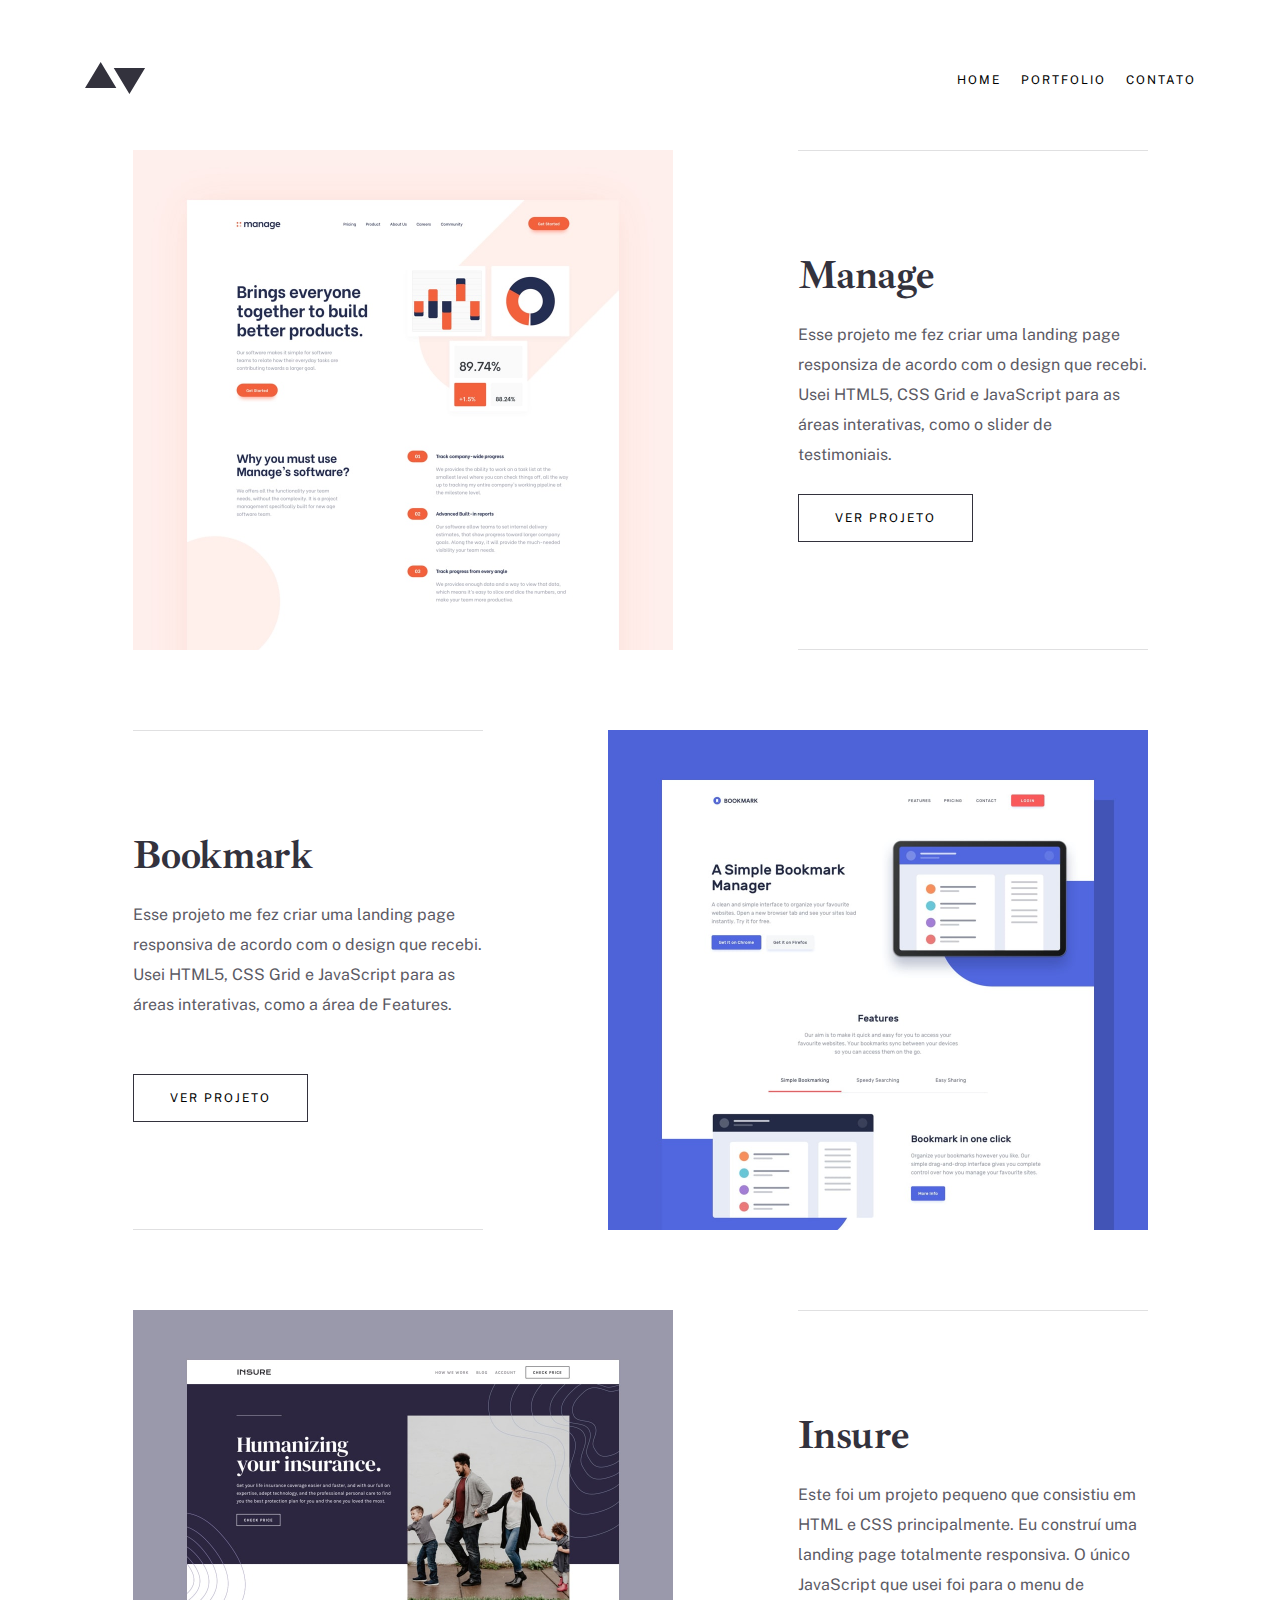
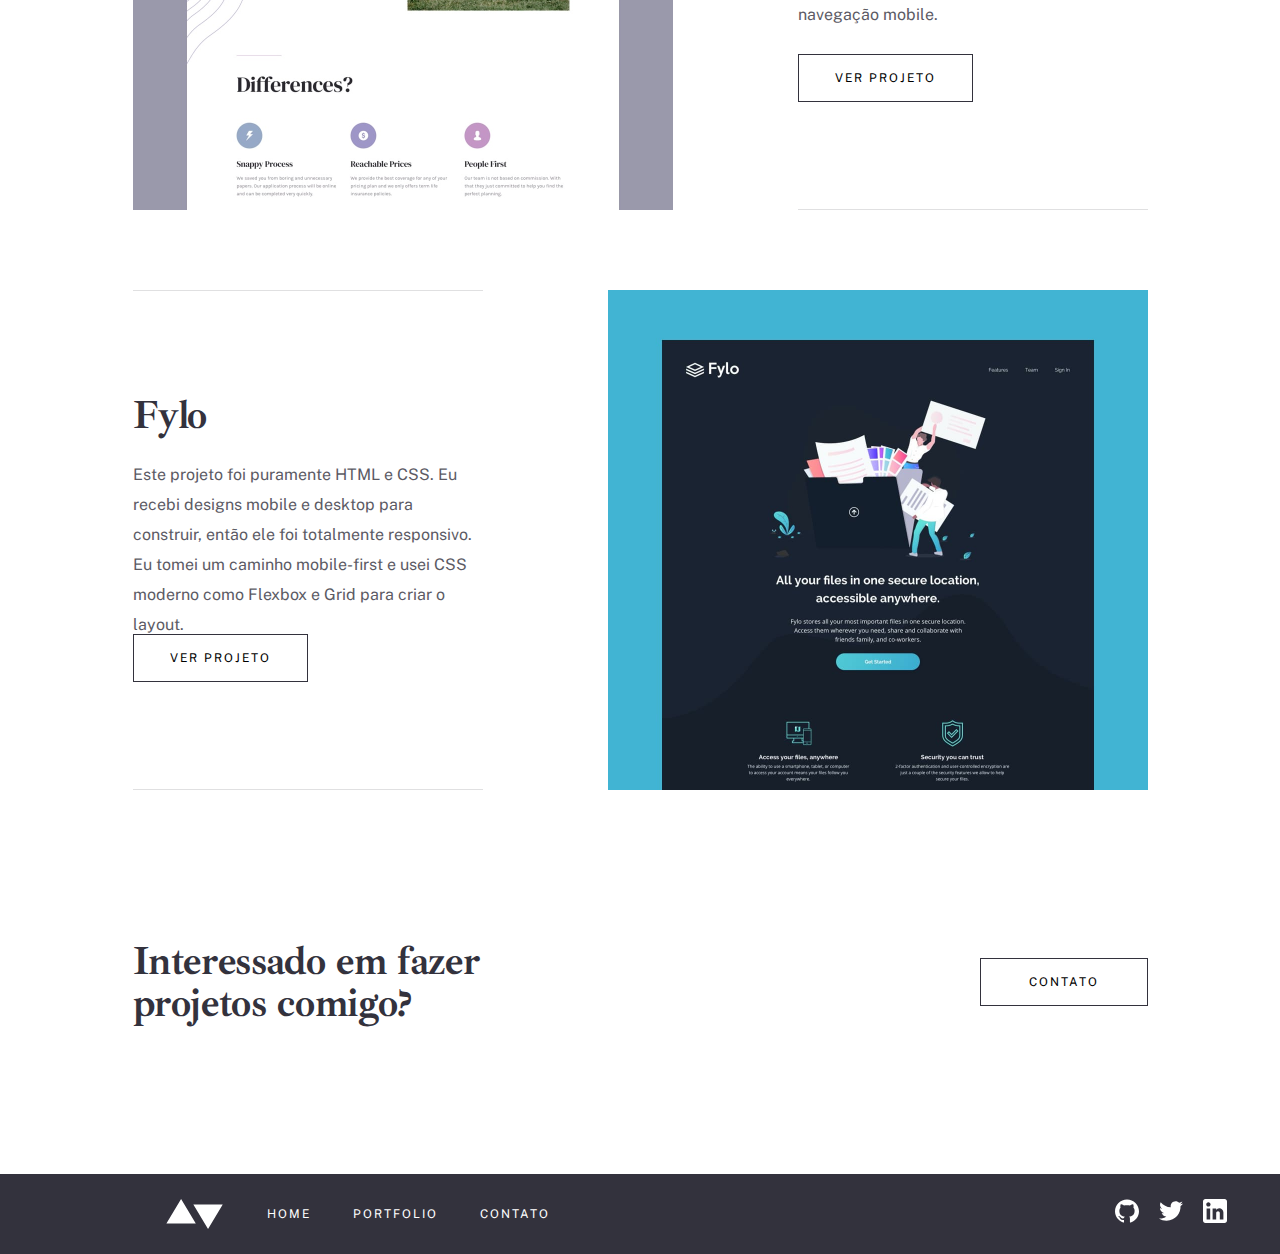
<file: pages/portfolio/index.html>
<!DOCTYPE html>
<html lang="pt-br">
  <head>
    <meta charset="UTF-8" />
    <meta name="viewport" content="width=device-width, initial-scale=1.0" />
    <meta charset="UTF-8" />
    <meta name="viewport" content="width=device-width, initial-scale=1.0" />
    <link rel="preconnect" href="https://fonts.googleapis.com" />
    <link rel="preconnect" href="https://fonts.gstatic.com" crossorigin />
    <link
      href="https://fonts.googleapis.com/css2?family=Ibarra+Real+Nova:wght@400;700&family=Public+Sans&display=swap"
      rel="stylesheet"
    />
    <link rel="stylesheet" href="style.css" />
    <link rel="stylesheet" href="../../css/global.css">
    <title>Portfolio</title>
  </head>
  <body>
    <div class="page-container">
      <div class="page-header">
        <div class="page-header-logo">
          <img src="../../assets/logo-dark.svg" alt="" />
        </div>
        <header>
          <nav>
            <ul>
              <li><a href="../home/index.html">HOME</a></li>
              <li><a href="../portfolio/index.html">PORTFOLIO</a></li>
              <li><a href="../contato/index.html">CONTATO</a></li>
            </ul>
          </nav>
        </header>
      </div>
      <div class="portfloio-page-manage" id="">
        <div class="portfloio-page-manage-img">
          <img
            src="../../assets/portfolio/manage/image-portfolio-manage.jpg"
            alt=""
          />
        </div>
        <div class="portfloio-page-manage-text-content">
          <h2>Manage</h2>
          <p>
            Esse projeto me fez criar uma landing page responsiza de acordo com
            o design que recebi. Usei HTML5, CSS Grid e JavaScript para as áreas
            interativas, como o slider de testimoniais.
          </p>
          <button class="button-style-contact"
          onclick="location.href='../portfolio-01-manage/index.html'"
          >VER PROJETO</button>
        </div>
      </div>
      <div class="portfloio-page-bookmark" id="">
        <div class="portfloio-page-bookmark-text-content">
          <h2>Bookmark</h2>
          <p>
            Esse projeto me fez criar uma landing page responsiva de acordo com
            o design que recebi. Usei HTML5, CSS Grid e JavaScript para as áreas
            interativas, como a área de Features.
          </p>
          <button class="button-style-contact"
          onclick="location.href='../portfolio-02-bookmark/index.html'"
          >VER PROJETO</button>
        </div>
        <div class="portfloio-page-bookmark-img">
          <img
            src="../../assets/portfolio/bookmark/image-portfolio-bookmark.jpg"
            alt=""
          />
        </div>
      </div>
      <div class="portfloio-page-insure" id="">
        <div class="portfloio-page-insure-img">
          <img
            src="../../assets/portfolio/insure/image-portfolio-insure.jpg"
            alt=""
          />
        </div>
        <div class="portfloio-page-insure-text-content">
          <h2>Insure</h2>
          <p>
            Este foi um projeto pequeno que consistiu em HTML e CSS
            principalmente. Eu construí uma landing page totalmente responsiva.
            O único JavaScript que usei foi para o menu de navegação mobile.
          </p>
          <button class="button-style-contact"
          onclick="location.href='../portfolio-03-insure/index.html'"
          >VER PROJETO</button>
        </div>
      </div>
      <div class="portfloio-page-fylo" id="">
        <div class="portfloio-page-fylo-text-content">
          <h2>Fylo</h2>
          <p>
            Este projeto foi puramente HTML e CSS. Eu recebi designs mobile e
            desktop para construir, então ele foi totalmente responsivo. Eu
            tomei um caminho mobile-first e usei CSS moderno como Flexbox e Grid
            para criar o layout.
          </p>
          <button class="button-style-contact"
          onclick="location.href='../portfolio-04-fylo/index.html'"
          >VER PROJETO</button>
        </div>
        <div class="portfloio-page-fylo-img">
          <img
            src="../../assets/portfolio/fylo/image-portfolio-fylo.jpg"
            alt=""
          />
        </div>
      </div>
      <div class="page-card-contact">
        <h2>Interessado em fazer projetos comigo?</h2>
        <button 
        class="button-style-contact"
        onclick="location.href='../contato/index.html'"
        >
        CONTATO
      </button>
      </div>
    </div>
    <div class="page-footer">
        <div class="page-footer-container">
          <div class="page-footer-container-nav">
            <img src="../../assets/logo-light.svg" alt="Logomarca" />
            <nav>
              <ul>
                <li><a href="../home/index.html">HOME</a></li>
                <li><a href="../portfolio/index.html">PORTFOLIO</a></li>
                <li><a href="../contato/index.html">CONTATO</a></li>
              </ul>
            </nav>
          </div>
          <div class="page-footer-container-social">
            <img
              src="../../assets/icons/github-light.svg"
              alt="Logomarca Github"
            />
            <img
              src="../../assets/icons/twitter-light.svg"
              alt="Logomarca Twitter"
            />
            <img
              src="../../assets/icons/linkedin-light.svg"
              alt="Logomarca Linkedin"
            />
          </div>
        </div>
  </body>
</html>
</file>
<file: pages/contato/style.css>
*{
    margin: 0;
    padding: 0;
    border: 0;
    box-sizing: border-box;
}

html{
    scroll-behavior: smooth;    
}

body{
    width: 100%;
}

.page-contact-hero-container{
    width: 1110px;
    display: flex;
    flex-direction: column;
    border-top: 1px solid rgba(51, 50, 61, 0.151);
    border-bottom: 1px solid rgba(51, 50, 61, 0.151);
    margin: 0px auto;
    margin-bottom: 47px;
}
.page-contact-hero{
    display: flex;
}

.page-contact-hero h2{
    width: 350px;
    height: 42px;
    margin-top: 48px;
    margin-right: 125px;
}
.page-contact-hero p{
    width:635px;
    height: 180px;
    margin-top: 48px;
    margin-bottom: 54px;
}

.page-contact-medias{
    width:104px;
    height: 24px;
    display: flex;
    justify-content: space-between;
    margin-left: 475px;
    margin-bottom: 48px;
}
.page-contact-medias img{
    width: 24px;
    height: 24px;
}

.page-contact-container{
    width: 1110px;
    display: flex;
    justify-content: space-between;
    margin: 0px auto;
    margin-bottom: 47px;
}
.page-contact-inputs{
    display: flex;
    flex-direction: column;
}

.page-contact-inputs-name{
    width:635px;
    height: 86px;
    display: flex;
    flex-direction: column;
    margin-top: 47px;
}
.page-contact-inputs-name label{
    font-family: 'Public Sans', sans-serif;
    font-style: normal;
    font-weight: 700;
    font-size: 13px;
    line-height: 30px;

    color: #33323D;

    mix-blend-mode: normal;
    opacity: 0.8;
}
.page-contact-inputs-name input{
    all:unset;

    width: 645px;
    height: 48px;
    background-color: #33323D;
    mix-blend-mode: normal;
    opacity: 0.1;
}

.page-contact-inputs-email{
    width:635px;
    height: 86px;
    display: flex;
    flex-direction: column;
    margin-top: 24px;
}
.page-contact-inputs-email label{
    font-family: 'Public Sans', sans-serif;
    font-style: normal;
    font-weight: 700;
    font-size: 13px;
    line-height: 30px;

    color: #33323D;

    mix-blend-mode: normal;
    opacity: 0.8;
}
.page-contact-inputs-email input{
    all:unset;

    width: 645px;
    height: 48px;
    background: #33323D;
    mix-blend-mode: normal;
    opacity: 0.1;
}

.page-contact-inputs-message{
    width:635px;
    height: 134px;
    display: flex;
    flex-direction: column;
    margin-top: 24px;
    margin-bottom: 24px; 
}
.page-contact-inputs-message label{
    font-family: 'Public Sans', sans-serif;
    font-style: normal;
    font-weight: 700;
    font-size: 13px;
    line-height: 30px;

    color: #33323D;

    mix-blend-mode: normal;
    opacity: 0.8;
}
.page-contact-inputs-message input{
    all:unset;

    width: 645px;
    height: 96px;
    background: #33323D;
    mix-blend-mode: normal;
    opacity: 0.1;
}

.page-contacts-inputs-button button{
    width: 200px;
    height: 48px;
    display: flex;
    justify-content: center;
    align-items: center;
    background-color: #203A4C;
    margin-bottom: 109px;

    font-family: 'Public Sans', sans-serif;
    font-style: normal;
    font-weight: 400;
    font-size: 12px;
    line-height: 14px;
    text-align: center;
    letter-spacing: 2px;
    text-transform: uppercase;

    color: #FFFFFF;
}

.page-contacts-inputs-button button:hover{
    background-color: #5FB4A2;
    color: #FFFFFF;
    cursor: pointer;
    transition: ease-in 0.2s;

}
</file>
<file: css/global.css>
nav{
    font-family: 'Public Sans', sans-serif;
    font-style: normal;
    font-weight: 400;
    font-size: 12px;
    line-height: 14px;
    letter-spacing: 2px;
    text-transform: uppercase;
}

h1{
    font-family: 'Ibarra Real Nova', serif;
    font-style: normal;
    font-weight: 700;
    font-size: 50px;
    line-height: 50px;
    letter-spacing: -0.446429px;

    color: #33323D; 
}

h2{
    font-family: 'Ibarra Real Nova';
    font-style: normal;
    font-weight: 700;
    font-size: 40px;
    line-height: 42px;
    letter-spacing: -0.357143px;

    color: #33323D;
}

p{
    font-family: 'Public Sans', sans-serif;
    font-style: normal;
    font-weight: 400;
    font-size: 16px;
    line-height: 30px;

    color: #33323D;

    mix-blend-mode: normal;
    opacity: 0.8;
}

h3{
    font-family: 'Ibarra Real Nova', serif;
    font-style: normal;
    font-weight: 400;
    font-size: 32px;
    line-height: 42px;
    
    letter-spacing: -0.285714px;
    
    color: #33323D;
}

.page-container{
    display: flex;
    flex-direction: column;
}
.page-header{
    width: 1111px;
    height: 32px;
    max-width: 100%;
    margin: 64px auto;
    margin-bottom: 54px;
    display: flex;
    justify-content: space-between;
    align-items: center;
    
    
}
.page-header header{
    display: flex;
    justify-content: space-between;
    
}
.page-header ul{
    display: flex;
    list-style-type: none;
}
.page-header li{
    margin-left: 20px;
}
.page-header a{
    color: rgb(0, 0, 0);
    text-decoration: none;
}

button.button-style-contact{
    font-family: 'Public Sans', sans-serif;
    font-style: normal;
    font-weight: 400;
    font-size: 12px;
    line-height: 14px;
    letter-spacing: 2px;
    text-transform: uppercase;
}

.button-style-contact:hover{
    color: #fff;
    background-color: 
    #33323D;
    transition: ease-in 0.2s;
    cursor: pointer;
}

.page-card-contact h2{
    width:367px;
    height: 84px;
}
.page-card-contact button{
    all: unset;

    display: flex;
    justify-content: center;
    align-items: center;
    box-sizing: border-box;
    width: 168px;
    height: 48px;

    box-sizing: border-box;
    border: 1px solid #33323D;

    font-family: 'Public Sans', sans-serif;
    font-style: normal;
    font-weight: 400;
    font-size: 12px;
    line-height: 14px;
    letter-spacing: 2px;
    text-transform: uppercase;

}

.page-footer{
    width: 100%;
    background-color: #33323D;
    display: flex;
}
.page-footer-container{
    width: 1440px;
    height: 80px;
    display: flex;
    justify-content: space-between;
    align-items: center;
}
.page-footer-container-nav{
    display: flex;
    justify-content: center;
    align-items: center;
    padding-left: 165px;
}
.page-footer-container img{
    width: 60px;
    height: 30px;
}
.page-footer-container-nav nav ul{
    display: flex;
    list-style-type: none;
}
.page-footer-container-nav nav ul li{
    margin-left: 42px;
}
.page-footer-container-nav a{
    color: #fff;
    text-decoration: none;
}
.page-footer-container-social{
    width: 100px;
    height: 30px;
    padding-right: 165px;
    display: flex;
    gap: 20px;
}
.page-footer-container-social img{
    width: 24px;
    height: 24px;
}

.page-project-container{
    width: 1110px;
    margin: 0px auto;
    display: flex;
}

.page-project-about{
    width: 350px;
    height: 496px;
    display: flex;
    flex-direction: column;
    padding-top: 48px;
    padding-bottom: 48px;
    margin-right: 125px;

    border-top: 1px solid rgba(51, 50, 61, 0.151);
    border-bottom: 1px solid rgba(51, 50, 61, 0.151);
}
.page-project-about h2{
    margin-bottom: 28px;
}
.page-project-about p{
    width: 350px;
    height: 120px;
    margin-bottom: 53px;
}
.page-project-about span{
    width: 350px;
    height: 30px;
    margin-bottom: 16px;

    font-family: 'Public Sans', sans-serif;
    font-style: normal;
    font-weight: 700;
    font-size: 16px;
    line-height: 30px;

    color: #5FB4A2;
}
.page-project-about button{
    all: unset;

    width: 178px;
    height: 48px;
    margin-top: 16px;
    box-sizing: border-box;
    border: 1px solid #33323D;
    text-align: center;

    font-family: 'Public Sans', sans-serif;
    font-style: normal;
    font-weight: 400;
    font-size: 12px;
    line-height: 14px;
    letter-spacing: 2px;
    text-transform: uppercase;
}

.page-portfolio-project-text h3{
    margin-bottom: 28px;
}
.page-portfolio-project-text p{
    width: 635px;
    height: 180px;
    margin-bottom: 40px;
}

.page-portfolio-project-preview h3{
    margin-bottom: 28px;
}
.page-portfolio-project-preview img{
    width:635px;
    height: 400px;
    margin-bottom: 32px;
}

.page-portfolio-project-carrossel-container{
    width: 1110px;
    height: 130px;
    margin: 0 auto;
    margin-top: 32px;
    display: flex;
    justify-content: space-between;

    border-top: 1px solid rgba(51, 50, 61, 0.151);
    border-bottom: 1px solid rgba(51, 50, 61, 0.151);
}

.page-portfolio-project-carrossel-previous-button button{
    all: unset;
    cursor: pointer;
    display: flex;
    margin-top: 32px;
    justify-content: center;
    align-items: center;
}
.page-portfolio-project-carrossel-previous-img{
    width: 8px;
    height: 16px;
    margin-right: 32px;
}
.page-portfolio-project-carrossel-previous-text{
    display: flex;
    flex-direction: column;
    align-items:flex-start;
}
.page-portfolio-project-carrossel-previous-text span{
    font-family: 'Public Sans', sans-serif;
    font-style: normal;
    font-weight: 400;
    font-size: 16px;
    line-height: 30px;

    color: #33323D;

    mix-blend-mode: normal;
    opacity: 0.5;
}

.page-portfolio-project-carrossel-next-button button{
    all: unset;
    cursor: pointer;
    display: flex;
    margin-top: 32px;
    justify-content: center;
    align-items: center;
}
.page-portfolio-project-carrossel-next-img{
    width: 8px;
    height: 16px;
    margin-left: 32px;
}
.page-portfolio-project-carrossel-next-text{
    display: flex;
    flex-direction: column;
    align-items:flex-end;
}
.page-portfolio-project-carrossel-next-text span{
    font-family: 'Public Sans', sans-serif;
    font-style: normal;
    font-weight: 400;
    font-size: 16px;
    line-height: 30px;

    color: #33323D;

    mix-blend-mode: normal;
    opacity: 0.5;
}
</file>
<file: pages/home/style.css>
*{
    margin: 0;
    padding: 0;
    border: 0;
    box-sizing: border-box;
}

html{
    scroll-behavior: smooth;    
}

body{
    width: 100%;
}


.page-hero-section{
    width: 1110px;
    height: 600px;
    max-width: 100%;
    margin: 0px auto;
    display: flex;
    flex-direction: column-reverse;
    margin-bottom: 149px;
    background-image: url(../../assets/home/image-homepage-hero.jpg);
    background-size: cover;
}
.page-hero-section-card{
    width: 445px ;
    height:357px ;
    display: flex;
    flex-direction: column;
    justify-content: space-between;
    background-color: #fff;
    padding: 54px 28px 0px 27px;
}
.page-hero-section-title{
    width: 390px; 
}
.page-hero-section-button{
    width: 200px;
    height: 48px;
    margin-left: -27px;

    color: #fff;
    background: #203A4C;

    background: linear-gradient(to right,
    #1D3445 0%,
    #1D3445 25%,
    #203A4C 25%,
    #203A4C 100%);
}
.page-hero-section-button:hover {
    background: linear-gradient(to right,
    #56A292 0%,
    #56A292 25%,
    #5FB4A2 25%,
    #5FB4A2 100%);
    cursor: pointer;
}
.page-hero-section-button-icon{
    display: flex;
    justify-content: space-between;
    align-items: center;
    width: 200px;
    height: 48px;
    background-image: url(../../assets/icons/down-arrows-dark.svg);
    background-repeat: no-repeat;
    background-position: 16px 18px;   
}
.page-hero-section-button-icon:hover{
    background-image: url(../../assets/icons/down-arrows-white.svg);
}

.page-hero-section-button-text{
    width: 152px;
    height: 14px;
}

.page-aboutme{
    width: 1110px;
    height: 601px;
    margin: 0px auto;
    display: flex;
    justify-content: space-between;
    margin-bottom: 150px;
}
.page-aboutme-img{
    display: flex;
    width: 540px;
    height: 600px;
}

.page-aboutme-text-content{
    width: 430px;
    padding-top: 51px;
    padding-bottom: 28px;
    border-top: 1px solid rgba(51, 50, 61, 0.151);
    border-bottom: 1px solid rgba(51, 50, 61, 0.151);

}
.page-aboutme-text-content h2{
    margin-bottom: 24px;
}
.page-aboutme-text-content p{
    width: 430px;
    height: 360px;
    margin-bottom: 24px;

}
.page-aboutme-text-content button{
  all: unset;

  width: 204px;
  height: 48px;
  display: flex;
  justify-content: center;
  align-items: center;
  margin: 0px 113px;

  box-sizing: border-box;
  border: 1px solid #33323D;

}

.page-card-contact{
    width:1110px;
    height: 84px;
    margin: 0px auto;
    display: flex;
    justify-content: space-between;
    align-items: center;
    margin-bottom: 150px;
}
</file>
<file: pages/portfolio-01-manage/style.css>
*{
    margin: 0;
    padding: 0;
    border: 0;
    box-sizing: border-box;
}

html{
    scroll-behavior: smooth;    
}

body{
    width: 100%;
}


.page-project-hero-section{
    width: 1110px;
    height: 500px;
    max-width: 100%;
    margin: 0px auto;
    display: flex;
    margin-bottom: 115px;
    background-image: url(../../assets/portfolio/manage/image-manage-hero.jpg);
    background-size: cover;
}


.page-card-contact{
    width: 1110px;
    display: flex;
    justify-content: space-between;
    align-items: center;
    margin: 0 auto;
    margin-top: 115px;
    margin-bottom: 150px;


}
</file>
<file: pages/portfolio-02-bookmark/style.css>
*{
    margin: 0;
    padding: 0;
    border: 0;
    box-sizing: border-box;
}

html{
    scroll-behavior: smooth;    
}

body{
    width: 100%;
}


.page-project-hero-section{
    width: 1110px;
    height: 500px;
    max-width: 100%;
    margin: 0px auto;
    display: flex;
    margin-bottom: 115px;
    background-image: url(../../assets/portfolio/bookmark/image-bookmark-hero.jpg);
    background-size: cover;
}


.page-card-contact{
    width: 1110px;
    display: flex;
    justify-content: space-between;
    align-items: center;
    margin: 0 auto;
    margin-top: 115px;
    margin-bottom: 150px;
}
</file>
<file: pages/portfolio-03-insure/style.css>
*{
    margin: 0;
    padding: 0;
    border: 0;
    box-sizing: border-box;
}

html{
    scroll-behavior: smooth;    
}

body{
    width: 100%;
}


.page-project-hero-section{
    width: 1110px;
    height: 500px;
    max-width: 100%;
    margin: 0px auto;
    display: flex;
    margin-bottom: 115px;
    background-image: url(../../assets/portfolio/insure/image-insure-hero.jpg);
    background-size: cover;
}


.page-card-contact{
    width: 1110px;
    display: flex;
    justify-content: space-between;
    align-items: center;
    margin: 0 auto;
    margin-top: 115px;
    margin-bottom: 150px;
}
</file>
<file: pages/portfolio-04-fylo/style.css>
*{
    margin: 0;
    padding: 0;
    border: 0;
    box-sizing: border-box;
}

html{
    scroll-behavior: smooth;    
}

body{
    width: 100%;
}


.page-project-hero-section{
    width: 1110px;
    height: 500px;
    max-width: 100%;
    margin: 0px auto;
    display: flex;
    margin-bottom: 115px;
    background-image: url(../../assets/portfolio/fylo/image-fylo-hero.jpg);
    background-size: cover;
}


.page-card-contact{
    width: 1110px;
    display: flex;
    justify-content: space-between;
    align-items: center;
    margin: 0 auto;
    margin-top: 115px;
    margin-bottom: 150px;
}
</file>
<file: pages/portfolio/style.css>
*{
  margin: 0;
  padding: 0;
  border: 0;
  box-sizing: border-box;
}

html{
  scroll-behavior: smooth;    
}

body{
  width: 100%;
}


.portfloio-page-manage{
  width: 1015px;
  height: 500px;
  margin: 0px auto;
  display: flex;
  justify-content: space-between;
  margin-bottom: 80px;
}
.portfloio-page-manage-img{
  display: flex;
  width: 540px;
  height: 500px;
}
.portfloio-page-manage-text-content{
  width: 350px;
  padding-top: 103px;
  padding-bottom: 28px;
  border-top: 1px solid rgba(51, 50, 61, 0.151);
  border-bottom: 1px solid rgba(51, 50, 61, 0.151);
}
.portfloio-page-manage-text-content h2{
  margin-bottom: 24px;
}
.portfloio-page-manage-text-content p{
  width: 350px;
  height: 120px;
  margin-bottom: 54px;

}
.portfloio-page-manage-text-content button{
all: unset;

width: 175px;
height: 48px;
display: flex;
justify-content: center;
align-items: center;


box-sizing: border-box;
border: 1px solid #33323D;

}

.portfloio-page-bookmark{
  width: 1015px;
  height: 500px;
  margin: 0px auto;
  display: flex;
  justify-content: space-between;
  margin-bottom: 80px;
}
.portfloio-page-bookmark-img{
  display: flex;
  width: 540px;
  height: 500px;
}
.portfloio-page-bookmark-text-content{
  width: 350px;
  padding-top: 103px;
  padding-bottom: 28px;
  border-top: 1px solid rgba(51, 50, 61, 0.151);
  border-bottom: 1px solid rgba(51, 50, 61, 0.151);
}
.portfloio-page-bookmark-text-content h2{
  margin-bottom: 24px;
}
.portfloio-page-bookmark-text-content p{
  width: 350px;
  height: 120px;
  margin-bottom: 54px;

}
.portfloio-page-bookmark-text-content button{
all: unset;

width: 175px;
height: 48px;
display: flex;
justify-content: center;
align-items: center;


box-sizing: border-box;
border: 1px solid #33323D;

}

.portfloio-page-insure{
  width: 1015px;
  height: 500px;
  margin: 0px auto;
  display: flex;
  justify-content: space-between;
  margin-bottom: 80px;
}
.portfloio-page-insure-img{
  display: flex;
  width: 540px;
  height: 500px;
}
.portfloio-page-insure-text-content{
  width: 350px;
  padding-top: 103px;
  padding-bottom: 28px;
  border-top: 1px solid rgba(51, 50, 61, 0.151);
  border-bottom: 1px solid rgba(51, 50, 61, 0.151);
}
.portfloio-page-insure-text-content h2{
  margin-bottom: 24px;
}
.portfloio-page-insure-text-content p{
  width: 350px;
  height: 120px;
  margin-bottom: 54px;

}
.portfloio-page-insure-text-content button{
all: unset;

width: 175px;
height: 48px;
display: flex;
justify-content: center;
align-items: center;


box-sizing: border-box;
border: 1px solid #33323D;

}

.portfloio-page-fylo{
  width: 1015px;
  height: 500px;
  margin: 0px auto;
  display: flex;
  justify-content: space-between;
  margin-bottom: 150px;
}
.portfloio-page-fylo-img{
  display: flex;
  width: 540px;
  height: 500px;
}
.portfloio-page-fylo-text-content{
  width: 350px;
  padding-top: 103px;
  padding-bottom: 28px;
  border-top: 1px solid rgba(51, 50, 61, 0.151);
  border-bottom: 1px solid rgba(51, 50, 61, 0.151);
}
.portfloio-page-fylo-text-content h2{
  margin-bottom: 24px;
}
.portfloio-page-fylo-text-content p{
  width: 350px;
  height: 120px;
  margin-bottom: 54px;

}
.portfloio-page-fylo-text-content button{
all: unset;

width: 175px;
height: 48px;
display: flex;
justify-content: center;
align-items: center;


box-sizing: border-box;
border: 1px solid #33323D;

}

.page-card-contact{
  width:1015px;
  height: 84px;
  margin: 0px auto;
  display: flex;
  justify-content: space-between;
  align-items: center;
  margin-bottom: 150px;
}
</file>
